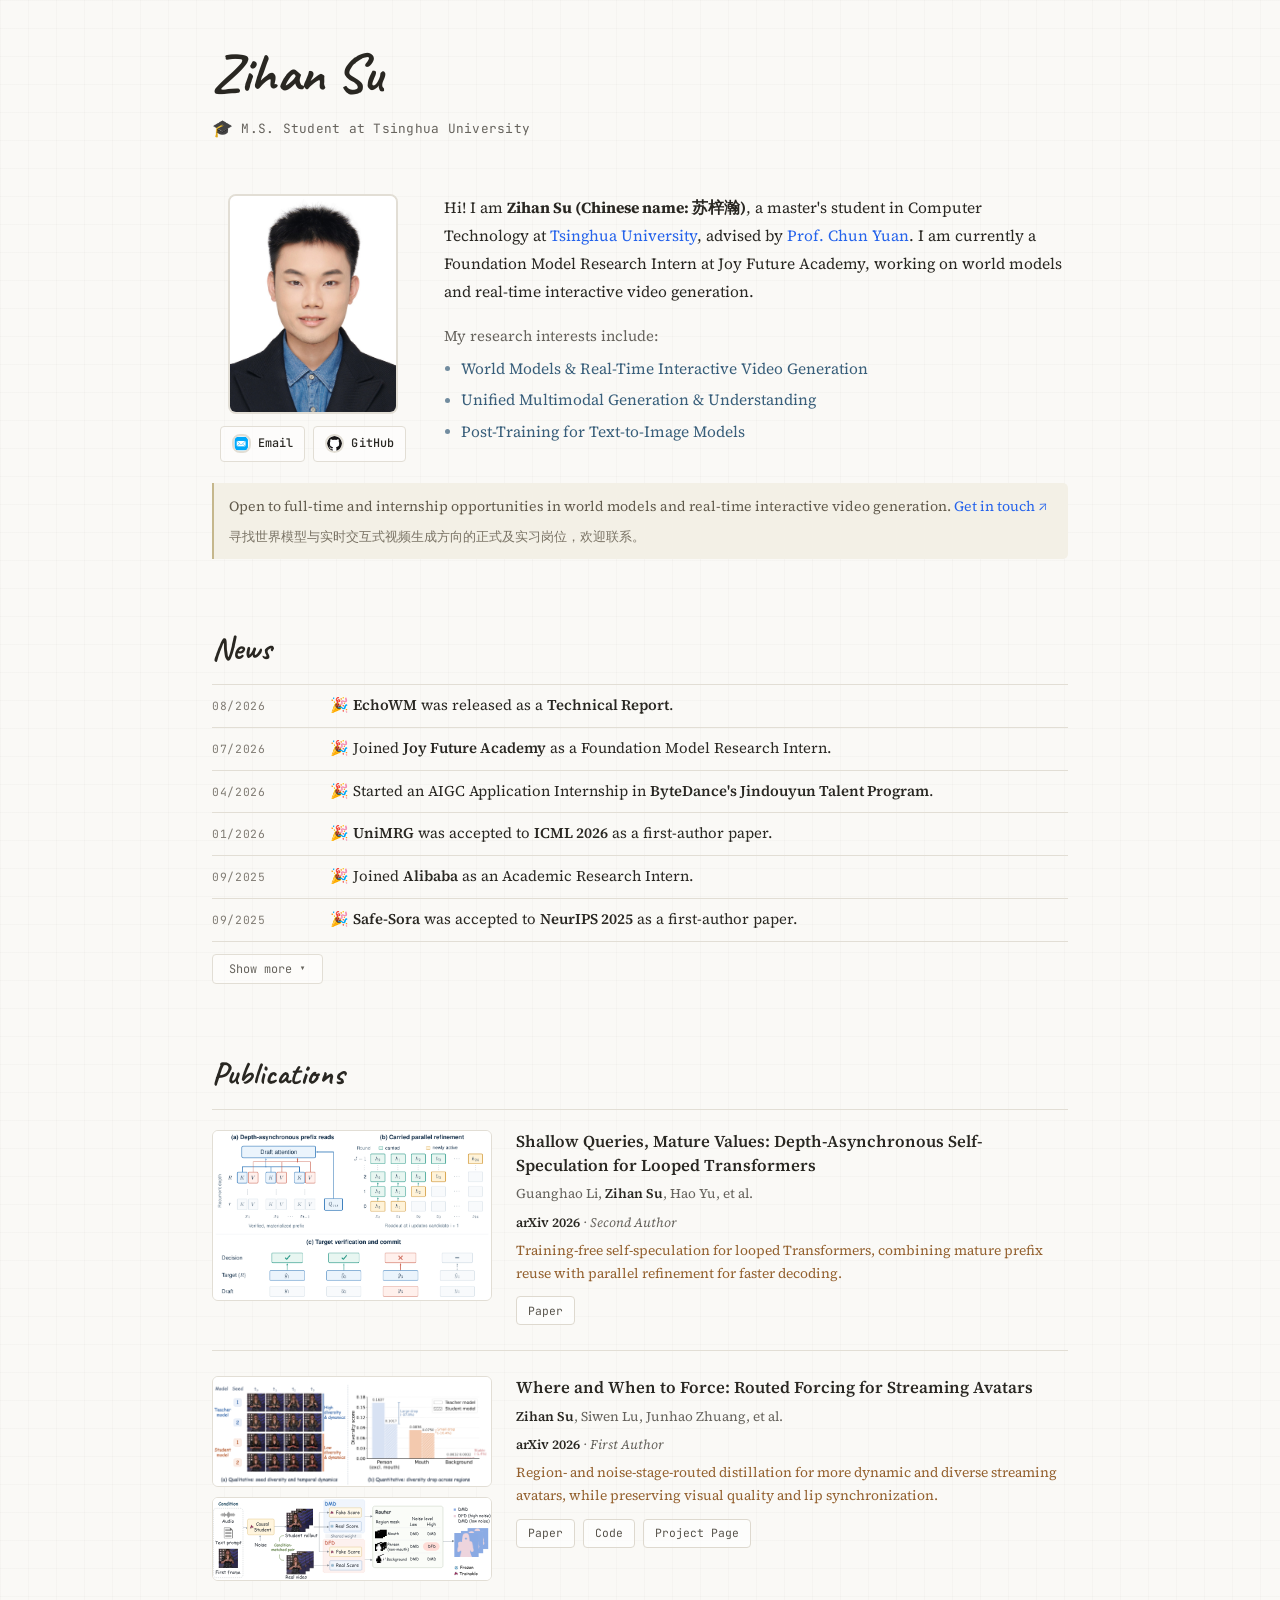
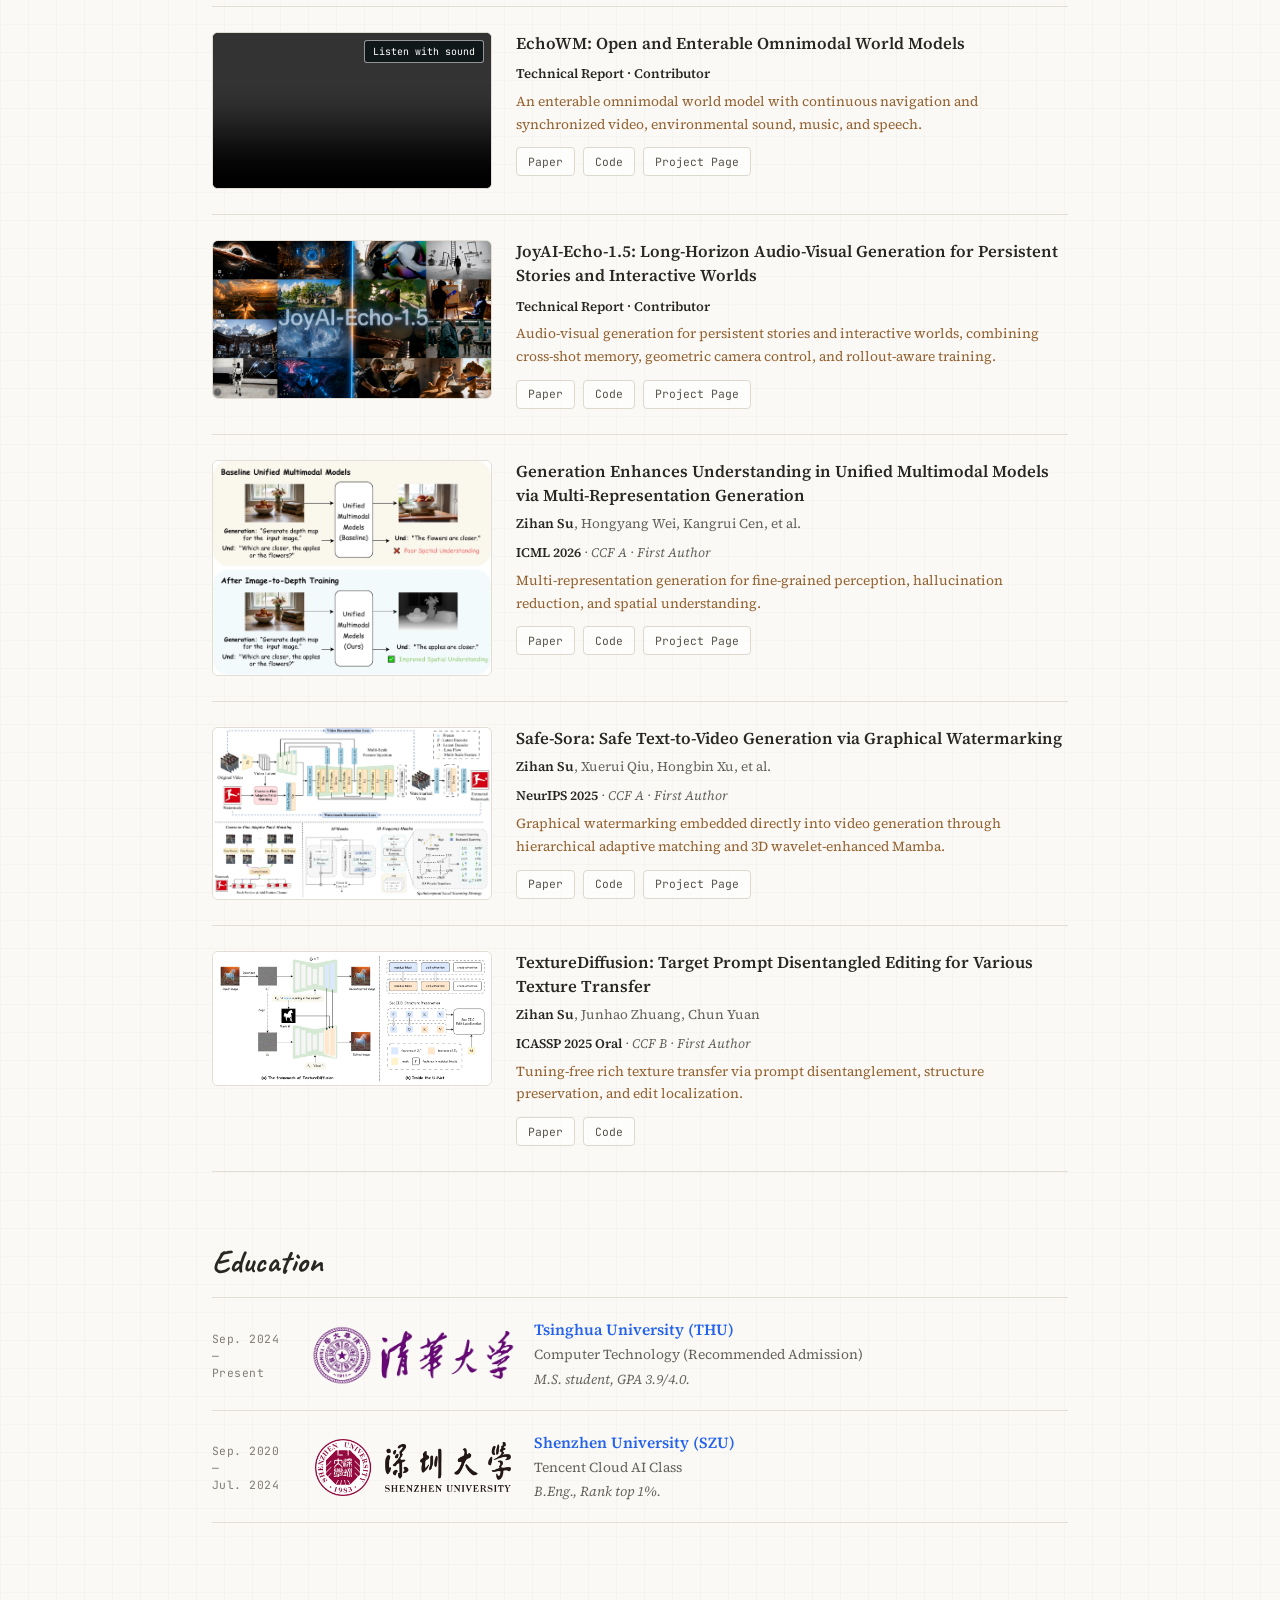
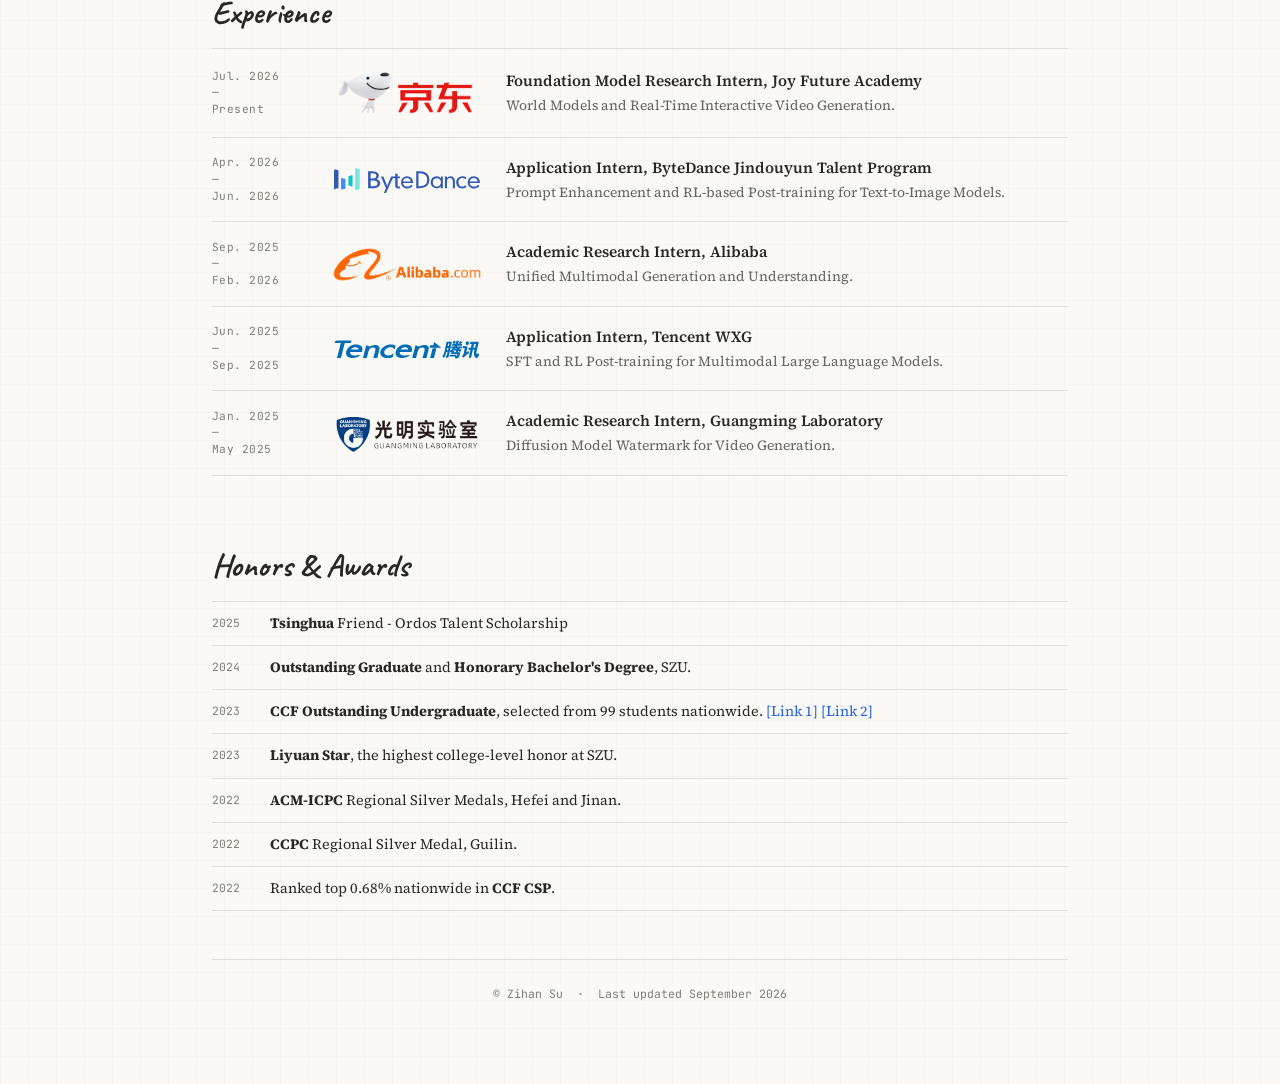
<file: index.html>
<!DOCTYPE html>
<html lang="en">
<head>
  <meta charset="UTF-8" />
  <meta name="viewport" content="width=device-width, initial-scale=1.0" />
  <title>Zihan Su (苏梓瀚)</title>
  <meta name="keywords" content="Zihan Su, 苏梓瀚, Tsinghua University, Shenzhen University, unified multimodal models, multimodal generation, post-training, Safe-Sora, UniMRG, TextureDiffusion">
  <meta name="description" content="Personal academic homepage of Zihan Su, M.S. student at Tsinghua University, working on unified multimodal generation and understanding, safe generative models, and controllable image editing." />
  <link rel="stylesheet" href="style.css" />
  <link rel="stylesheet" href="homepage.css" />
  <style>
.research-interests { margin: 19px 0 20px; }
.research-interests h2 { font-size: .93rem; font-weight: 400; color: var(--text-muted); margin-bottom: 9px; }
.research-interests ul { list-style: none; padding: 0; color: #385e7a; }
.research-interests li { position: relative; padding-left: 17px; }
.research-interests li::before {
  content: "";
  position: absolute;
  left: 1px;
  top: .65em;
  width: 5px;
  height: 5px;
  border-radius: 50%;
  background: currentColor;
  opacity: .7;
}
.research-interests li + li { margin-top: 6px; }
  .bio-section { margin-bottom: 18px; }
  .bio-section + .highlight-box { margin-top: 0; }

.pub-authors .self {
  color: var(--text);
  font-weight: 600;
  text-decoration: none;
}
  </style>
</head>
<body>
<div class="container">

  <!-- ======================================================
       HEADER
  ====================================================== -->
  <header class="site-header">
    <h1>Zihan Su</h1>
    <p class="tagline">
      <span class="tagline-icon" aria-hidden="true">🎓</span>
      <span>M.S. Student at Tsinghua University</span>
    </p>
  </header>

  <hr class="unseen-section-divider" />

  <!-- ======================================================
       BIO
  ====================================================== -->
  <section class="bio-section" id="about">
    <div class="bio-avatar">
      <img src="assets/zihan-su-photo.jpg" alt="Zihan Su"
           onerror="this.style.display='none'; this.nextElementSibling.style.display='flex'" />
      <div class="avatar-placeholder" style="display:none;">ZS</div>
      <div class="social-links">
        <a class="social-btn" href="mailto:zh-su24@mails.tsinghua.edu.cn">
          <img src="assets/icons/social/email.png" alt="" aria-hidden="true" /> Email
        </a>
        <a class="social-btn" href="https://github.com/Sugewud" target="_blank" rel="noopener">
          <img class="round-icon" src="assets/icons/social/github_s.jpg" alt="" aria-hidden="true" /> GitHub
        </a>
      </div>
    </div>
    <div class="bio-text">
      <p>
        Hi! I am <strong>Zihan Su (Chinese name: 苏梓瀚)</strong>, a master's student in Computer Technology at
        <a href="https://www.tsinghua.edu.cn/en/" target="_blank" rel="noopener">Tsinghua University</a>, advised by
        <a href="https://scholar.google.com/citations?user=fYdxi2sAAAAJ&amp;hl=en" target="_blank" rel="noopener">Prof. Chun Yuan</a>.
        I am currently a Foundation Model Research Intern at Joy Future Academy, working on world models and real-time interactive video generation.
      </p>

      <div class="research-interests">
        <h2>My research interests include:</h2>
        <ul>
          <li>World Models &amp; Real-Time Interactive Video Generation</li>
          <li>Unified Multimodal Generation &amp; Understanding</li>
          <li>Post-Training for Text-to-Image Models</li>
        </ul>
      </div>



    </div>
  </section>

      <div class="highlight-box">
        Open to full-time and internship opportunities in world models and real-time interactive video generation.
        <a href="mailto:zh-su24@mails.tsinghua.edu.cn">Get in touch ↗</a>
        <span class="opportunity-cn" lang="zh">寻找世界模型与实时交互式视频生成方向的正式及实习岗位，欢迎联系。</span>
      </div>

  <hr class="unseen-section-divider" />

  <!-- ======================================================
       NEWS
  ====================================================== -->
  <section id="news">
    <h2 class="section-title">News</h2>

    <ul class="news-list" id="news-list">
      <li class="news-item">
        <span class="news-date">08/2026</span>
        <span class="news-content">🎉 <strong>EchoWM</strong> was released as a <strong>Technical Report</strong>.</span>
      </li>
      <li class="news-item">
        <span class="news-date">07/2026</span>
        <span class="news-content">🎉 Joined <strong>Joy Future Academy</strong> as a Foundation Model Research Intern.</span>
      </li>
      <li class="news-item">
        <span class="news-date">04/2026</span>
        <span class="news-content">🎉 Started an AIGC Application Internship in <strong>ByteDance's Jindouyun Talent Program</strong>.</span>
      </li>
      <li class="news-item">
        <span class="news-date">01/2026</span>
        <span class="news-content">🎉 <strong>UniMRG</strong> was accepted to <strong>ICML 2026</strong> as a first-author paper.</span>
      </li>
      <li class="news-item">
        <span class="news-date">09/2025</span>
        <span class="news-content">🎉 Joined <strong>Alibaba</strong> as an Academic Research Intern.</span>
      </li>
      <li class="news-item">
        <span class="news-date">09/2025</span>
        <span class="news-content">🎉 <strong>Safe-Sora</strong> was accepted to <strong>NeurIPS 2025</strong> as a first-author paper.</span>
      </li>
      <li class="news-item news-hidden">
        <span class="news-date">09/2025</span>
        <span class="news-content">🏆 Received the <strong>Tsinghua Friend - Ordos Talent Scholarship</strong>.</span>
      </li>
      <li class="news-item news-hidden">
        <span class="news-date">06/2025</span>
        <span class="news-content">🎉 Joined <strong>Tencent WXG</strong> as an Application Intern.</span>
      </li>
      <li class="news-item news-hidden">
        <span class="news-date">01/2025</span>
        <span class="news-content">🎉 Joined <strong>Guangming Laboratory</strong> as an Academic Research Intern.</span>
      </li>
      <li class="news-item news-hidden">
        <span class="news-date">01/2025</span>
        <span class="news-content">🎉 <strong>TextureDiffusion</strong> was accepted as an <strong>ICASSP 2025 Oral</strong> paper.</span>
      </li>
      <li class="news-item news-hidden">
        <span class="news-date">09/2024</span>
        <span class="news-content">🎓 Began my master's journey at <strong>Tsinghua University</strong>.</span>
      </li>
      <li class="news-item news-hidden">
        <span class="news-date">08/2023</span>
        <span class="news-content">🏆 Selected as a <strong>CCF Outstanding Undergraduate</strong>, one of 99 students nationwide.</span>
      </li>
    </ul>
    <button class="news-toggle" id="news-toggle-btn" onclick="toggleNews()">Show more ▾</button>
  </section>

  <hr class="unseen-section-divider" />

  <!-- ======================================================
       PUBLICATIONS
  ====================================================== -->
  <section id="publications">
    <h2 class="section-title">Publications</h2>

    <ul class="pub-list">
      <li class="pub-item" id="das-wave">
        <div class="pub-thumb">
          <img src="assets/figures/das-wave-overview.png"
               alt="DAS-Wave overview: depth-asynchronous prefix reads, carried parallel refinement, and full-depth verification"
               width="1650" height="1000" />
        </div>
        <div class="pub-body">
          <div class="pub-title">Shallow Queries, Mature Values: Depth-Asynchronous Self-Speculation for Looped Transformers</div>
          <div class="pub-authors">Guanghao Li, <span class="self">Zihan Su</span>, Hao Yu, et al.</div>
          <div class="pub-venue"><span class="venue-name">arXiv 2026</span> · Second Author</div>
          <div class="pub-award">Training-free self-speculation for looped Transformers, combining mature prefix reuse with parallel refinement for faster decoding.</div>
          <div class="pub-links">
            <a class="pub-link" href="https://arxiv.org/abs/2609.34538" target="_blank" rel="noopener">Paper</a>
          </div>
        </div>
      </li>

      <li class="pub-item">
        <div class="pub-thumb" style="display: grid; gap: 10px;">
          <img src="assets/figures/routed-forcing-figure1-hd.png"
               alt="Routed Forcing Figure 1: regional diversity loss during distillation"
               width="4800" height="1870" />
          <img src="assets/figures/routed-forcing-pipeline.svg"
               alt="Routed Forcing Figure 2: semantic-region and noise-stage routing pipeline"
               width="729" height="215" />
        </div>
        <div class="pub-body">
          <div class="pub-title">Where and When to Force: Routed Forcing for Streaming Avatars</div>
          <div class="pub-authors"><span class="self">Zihan Su</span>, Siwen Lu, Junhao Zhuang, et al.</div>
          <div class="pub-venue"><span class="venue-name">arXiv 2026</span> · First Author</div>
          <div class="pub-award">Region- and noise-stage-routed distillation for more dynamic and diverse streaming avatars, while preserving visual quality and lip synchronization.</div>
          <div class="pub-links">
            <a class="pub-link" href="https://arxiv.org/abs/2609.30963" target="_blank" rel="noopener">Paper</a>
            <a class="pub-link" href="https://github.com/Sugewud/Routed-Forcing" target="_blank" rel="noopener">Code</a>
            <a class="pub-link" href="routed-forcing/" target="_blank" rel="noopener">Project Page</a>
          </div>
        </div>
      </li>

      <li class="pub-item">
        <div class="pub-thumb">
          <div class="pub-demo-frame">
            <video class="pub-demo" autoplay muted loop playsinline preload="metadata" controls
                   aria-label="EchoWM demo">
              <source src="https://mayanwen.bj.bcebos.com/datatransfer/echo15-page-assets-20260824/videos/wm/assets/optimized/featured/viewpoint/forbidden_city.mp4" type="video/mp4" />
            </video>
            <button class="pub-demo-sound" type="button"
                    onclick="const video=this.previousElementSibling; video.muted=!video.muted; video.play(); this.textContent=video.muted?'Listen with sound':'Mute sound';">Listen with sound</button>
          </div>
        </div>
        <div class="pub-body">
          <div class="pub-title">EchoWM: Open and Enterable Omnimodal World Models</div>
          <div class="pub-venue pub-venue-bold">Technical Report · Contributor</div>
          <div class="pub-award">An enterable omnimodal world model with continuous navigation and synchronized video, environmental sound, music, and speech.</div>
          <div class="pub-links">
            <a class="pub-link" href="https://echo-team-joy-future-academy-jd.github.io/Echo-1.5-Page/Doc/Echo_WM.pdf" target="_blank" rel="noopener">Paper</a>
            <a class="pub-link" href="https://github.com/jd-opensource/JoyAI-Echo" target="_blank" rel="noopener">Code</a>
            <a class="pub-link" href="https://echo-team-joy-future-academy-jd.github.io/Echo-1.5-Page/wm/" target="_blank" rel="noopener">Project Page</a>
          </div>
        </div>
      </li>

      <li class="pub-item">
        <div class="pub-thumb">
          <img src="assets/figures/joyai-echo-1.5-teaser.jpg" alt="JoyAI-Echo-1.5: persistent stories and interactive worlds" />
        </div>
        <div class="pub-body">
          <div class="pub-title">JoyAI-Echo-1.5: Long-Horizon Audio-Visual Generation for Persistent Stories and Interactive Worlds</div>
          <div class="pub-venue pub-venue-bold">Technical Report · Contributor</div>
          <div class="pub-award">Audio-visual generation for persistent stories and interactive worlds, combining cross-shot memory, geometric camera control, and rollout-aware training.</div>
          <div class="pub-links">
            <a class="pub-link" href="https://arxiv.org/abs/2608.23383" target="_blank" rel="noopener">Paper</a>
            <a class="pub-link" href="https://github.com/jd-opensource/JoyAI-Echo" target="_blank" rel="noopener">Code</a>
            <a class="pub-link" href="https://echo-team-joy-future-academy-jd.github.io/Echo-1.5-Page/" target="_blank" rel="noopener">Project Page</a>
          </div>
        </div>
      </li>

      <li class="pub-item">
        <div class="pub-thumb">
          <img src="assets/figures/pub-01-motivation.webp" alt="UniMRG"
               onerror="this.outerHTML='<div class=pub-thumb-placeholder>UniMRG</div>'" />
        </div>
        <div class="pub-body">
          <div class="pub-title">Generation Enhances Understanding in Unified Multimodal Models via Multi-Representation Generation</div>
          <div class="pub-authors"><span class="self">Zihan Su</span>, Hongyang Wei, Kangrui Cen, et al.</div>
          <div class="pub-venue"><span class="venue-name">ICML 2026</span> · CCF A · First Author</div>
          <div class="pub-award">Multi-representation generation for fine-grained perception, hallucination reduction, and spatial understanding.</div>
          <div class="pub-links">
            <a class="pub-link" href="https://arxiv.org/abs/2601.21406" target="_blank" rel="noopener">Paper</a>
            <a class="pub-link" href="https://github.com/Sugewud/UniMRG" target="_blank" rel="noopener">Code</a>
            <a class="pub-link" href="https://sugewud.github.io/UniMRG-Project/" target="_blank" rel="noopener">Project Page</a>
          </div>
        </div>
      </li>

      <li class="pub-item">
        <div class="pub-thumb">
          <img src="assets/figures/pub-02-pipeline.webp" alt="Safe-Sora"
               onerror="this.outerHTML='<div class=pub-thumb-placeholder>Safe-Sora</div>'" />
        </div>
        <div class="pub-body">
          <div class="pub-title">Safe-Sora: Safe Text-to-Video Generation via Graphical Watermarking</div>
          <div class="pub-authors"><span class="self">Zihan Su</span>, Xuerui Qiu, Hongbin Xu, et al.</div>
          <div class="pub-venue"><span class="venue-name">NeurIPS 2025</span> · CCF A · First Author</div>
          <div class="pub-award">Graphical watermarking embedded directly into video generation through hierarchical adaptive matching and 3D wavelet-enhanced Mamba.</div>
          <div class="pub-links">
            <a class="pub-link" href="https://arxiv.org/abs/2505.12667" target="_blank" rel="noopener">Paper</a>
            <a class="pub-link" href="https://github.com/Sugewud/Safe-Sora" target="_blank" rel="noopener">Code</a>
            <a class="pub-link" href="https://sugewud.github.io/Safe-Sora-project/" target="_blank" rel="noopener">Project Page</a>
          </div>
        </div>
      </li>

      <li class="pub-item">
        <div class="pub-thumb">
          <img src="assets/figures/pub-03-pipeline.webp" alt="TextureDiffusion"
               onerror="this.outerHTML='<div class=pub-thumb-placeholder>TextureDiffusion</div>'" />
        </div>
        <div class="pub-body">
          <div class="pub-title">TextureDiffusion: Target Prompt Disentangled Editing for Various Texture Transfer</div>
          <div class="pub-authors"><span class="self">Zihan Su</span>, Junhao Zhuang, Chun Yuan</div>
          <div class="pub-venue"><span class="venue-name">ICASSP 2025 Oral</span> · CCF B · First Author</div>
          <div class="pub-award">Tuning-free rich texture transfer via prompt disentanglement, structure preservation, and edit localization.</div>
          <div class="pub-links">
            <a class="pub-link" href="https://arxiv.org/abs/2409.09610" target="_blank" rel="noopener">Paper</a>
            <a class="pub-link" href="https://github.com/THU-CVML/TextureDiffusion" target="_blank" rel="noopener">Code</a>
          </div>
        </div>
      </li>
    </ul>
  </section>

  <hr class="unseen-section-divider" />

  <!-- ======================================================
       EDUCATION
  ====================================================== -->
  <section id="education">
    <h2 class="section-title">Education</h2>
    <ul class="edu-list">
      <li class="edu-item">
        <div class="edu-years">Sep. 2024<br/>—<br/>Present</div>
        <img class="edu-logo edu-logo-wide" src="assets/logos/tsinghua-transparent.png" alt="Tsinghua University"
             onerror="this.style.display='none'" />
        <div class="edu-content">
          <div class="school">
            <a href="https://www.tsinghua.edu.cn/en/" target="_blank" rel="noopener">Tsinghua University (THU)</a>
          </div>
          <div class="dept">Computer Technology (Recommended Admission)</div>
          <div class="degree">M.S. student, GPA 3.9/4.0.</div>
        </div>
      </li>
      <li class="edu-item">
        <div class="edu-years">Sep. 2020<br/>—<br/>Jul. 2024</div>
        <img class="edu-logo" src="assets/logos/szu.png" alt="Shenzhen University"
             onerror="this.style.display='none'" />
        <div class="edu-content">
          <div class="school">
            <a href="https://www.szu.edu.cn/" target="_blank" rel="noopener">Shenzhen University (SZU)</a>
          </div>
          <div class="dept">Tencent Cloud AI Class</div>
          <div class="degree">B.Eng., Rank top 1%.</div>
        </div>
      </li>
    </ul>
  </section>

  <hr class="unseen-section-divider" />

  <!-- ======================================================
       RESEARCH EXPERIENCE
  ====================================================== -->
  <section id="experience">
    <h2 class="section-title">Experience</h2>
    <ul class="exp-list">
      <li class="exp-item">
        <div class="exp-period">Jul. 2026<br/>—<br/>Present</div>
        <img class="exp-logo" src="assets/logos/JD-Logo.png" alt="ByteDance"
             onerror="this.style.display='none'" />
        <div class="exp-content">
          <div class="org">Foundation Model Research Intern, Joy Future Academy</div>
          <div class="role">World Models and Real-Time Interactive Video Generation.</div>
        </div>
      </li>
      <li class="exp-item">
        <div class="exp-period">Apr. 2026<br/>—<br/>Jun. 2026</div>
        <img class="exp-logo" src="assets/logos/bytedance.svg" alt="ByteDance"
             onerror="this.style.display='none'" />
        <div class="exp-content">
          <div class="org">Application Intern, ByteDance Jindouyun Talent Program</div>
          <div class="role">Prompt Enhancement and RL-based Post-training for Text-to-Image Models.</div>
        </div>
      </li>
      <li class="exp-item">
        <div class="exp-period">Sep. 2025<br/>—<br/>Feb. 2026</div>
        <img class="exp-logo exp-logo-large" src="assets/logos/alibaba-trimmed.png" alt="Alibaba"
             onerror="this.style.display='none'" />
        <div class="exp-content">
          <div class="org">Academic Research Intern, Alibaba</div>
          <div class="role">Unified Multimodal Generation and Understanding.</div>
        </div>
      </li>
      <li class="exp-item">
        <div class="exp-period">Jun. 2025<br/>—<br/>Sep. 2025</div>
        <img class="exp-logo" src="assets/logos/tencent-wxg.svg" alt="Tencent WXG"
             onerror="this.style.display='none'" />
        <div class="exp-content">
          <div class="org">Application Intern, Tencent WXG</div>
          <div class="role">SFT and RL Post-training for Multimodal Large Language Models.</div>
        </div>
      </li>
      <li class="exp-item">
        <div class="exp-period">Jan. 2025<br/>—<br/>May 2025</div>
        <img class="exp-logo" src="assets/logos/guangming.png" alt="ByteDance"
             onerror="this.style.display='none'" />
        <div class="exp-content">
          <div class="org">Academic Research Intern, Guangming Laboratory</div>
          <div class="role">Diffusion Model Watermark for Video Generation.</div>
        </div>
      </li>
    </ul>
  </section>

  <hr class="unseen-section-divider" />

  <!-- ======================================================
       HONORS & AWARDS
  ====================================================== -->
  <section id="honors">
    <h2 class="section-title">Honors &amp; Awards</h2>

    <ul class="honors-other" id="honors-other-list">
      <li><span class="h-year">2025</span><span><strong>Tsinghua</strong> Friend - Ordos Talent Scholarship</span></li>
      <li><span class="h-year">2024</span><span><strong>Outstanding Graduate</strong> and <strong>Honorary Bachelor's Degree</strong>, SZU.</span></li>
      <li><span class="h-year">2023</span><span><strong>CCF Outstanding Undergraduate</strong>, selected from 99 students nationwide. <a href="https://www.ccf.org.cn/Awards/Awards/2023-08-26/794973.shtml" target="_blank" rel="noopener">[Link 1]</a> <a href="https://www.ccf.org.cn/Focus/2023-11-01/796794.shtml" target="_blank" rel="noopener">[Link 2]</a></span></li>
      <li><span class="h-year">2023</span><span><strong>Liyuan Star</strong>, the highest college-level honor at SZU.</span></li>
      <li><span class="h-year">2022</span><span><strong>ACM-ICPC</strong> Regional Silver Medals, Hefei and Jinan.</span></li>
      <li><span class="h-year">2022</span><span><strong>CCPC</strong> Regional Silver Medal, Guilin.</span></li>
      <li><span class="h-year">2022</span><span>Ranked top 0.68% nationwide in <strong>CCF CSP</strong>.</span></li>
    </ul>
  </section>

  <!-- ======================================================
       FOOTER
  ====================================================== -->
  <footer class="site-footer">
    <p>© Zihan Su &nbsp;·&nbsp; Last updated September 2026</p>
  </footer>

</div>

  <script>
    function toggleNews() {
      const hiddenItems = document.querySelectorAll('.news-hidden');
      const btn = document.getElementById('news-toggle-btn');
      const isHidden = hiddenItems[0] && getComputedStyle(hiddenItems[0]).display === 'none';
      hiddenItems.forEach(item => { item.style.display = isHidden ? 'grid' : 'none'; });
      btn.textContent = isHidden ? 'Show less ▴' : 'Show more ▾';
    }

    const lightbox = document.createElement('div');
    lightbox.className = 'image-lightbox';
    lightbox.innerHTML = `
      <button class="image-lightbox-close" type="button" aria-label="Close enlarged image">×</button>
      <img alt="" />
    `;
    document.body.appendChild(lightbox);

    const lightboxImg = lightbox.querySelector('img');
    const lightboxClose = lightbox.querySelector('.image-lightbox-close');

    function closeLightbox() {
      lightbox.classList.remove('is-open');
      lightboxImg.removeAttribute('src');
      lightboxImg.removeAttribute('alt');
    }

    document.querySelectorAll('.pub-thumb img').forEach(img => {
      img.setAttribute('tabindex', '0');
      img.setAttribute('role', 'button');
      img.setAttribute('aria-label', `Enlarge ${img.alt || 'publication image'}`);

      function openLightbox() {
        lightboxImg.src = img.currentSrc || img.src;
        lightboxImg.alt = img.alt || 'Publication image';
        lightbox.classList.add('is-open');
      }

      img.addEventListener('click', openLightbox);
      img.addEventListener('keydown', event => {
        if (event.key === 'Enter' || event.key === ' ') {
          event.preventDefault();
          openLightbox();
        }
      });
    });

    lightbox.addEventListener('click', event => {
      if (event.target === lightbox) closeLightbox();
    });
    lightboxClose.addEventListener('click', closeLightbox);
    document.addEventListener('keydown', event => {
      if (event.key === 'Escape' && lightbox.classList.contains('is-open')) closeLightbox();
    });
  </script>
</body>
</html>
</file>
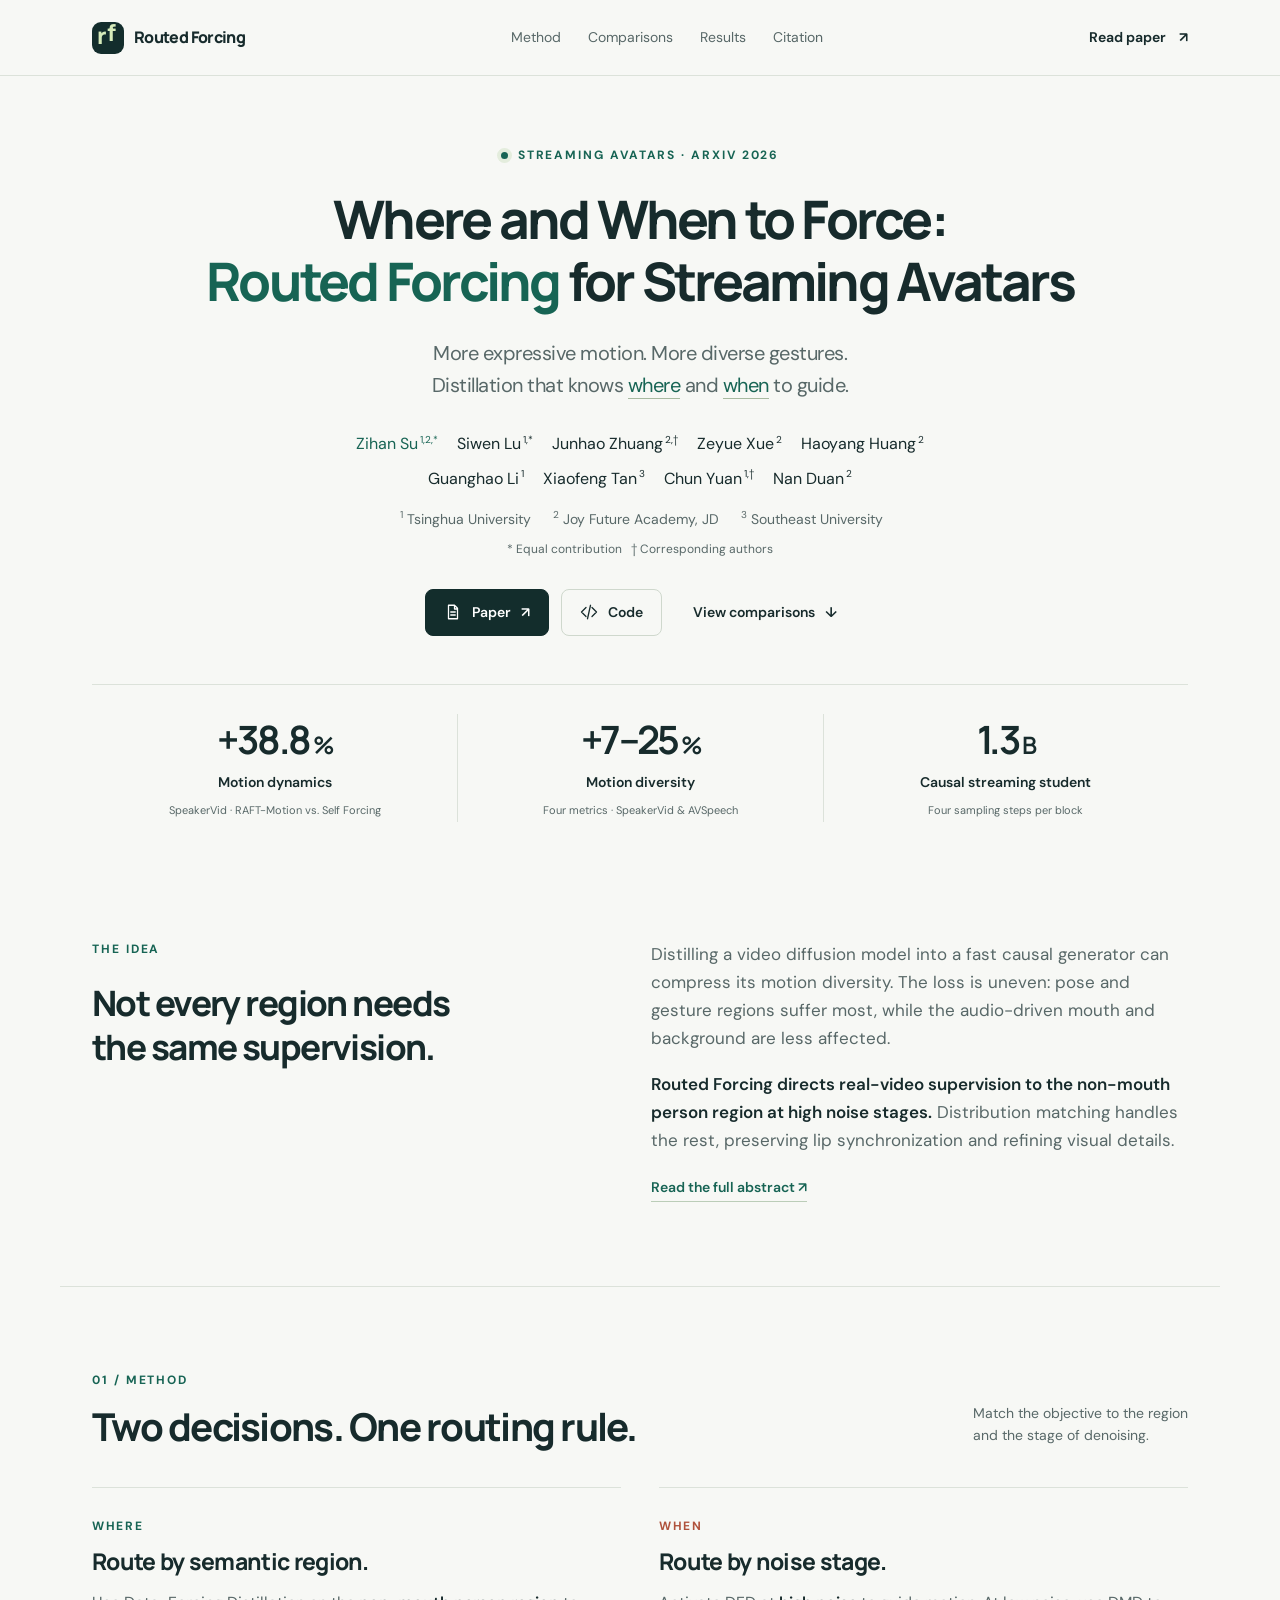
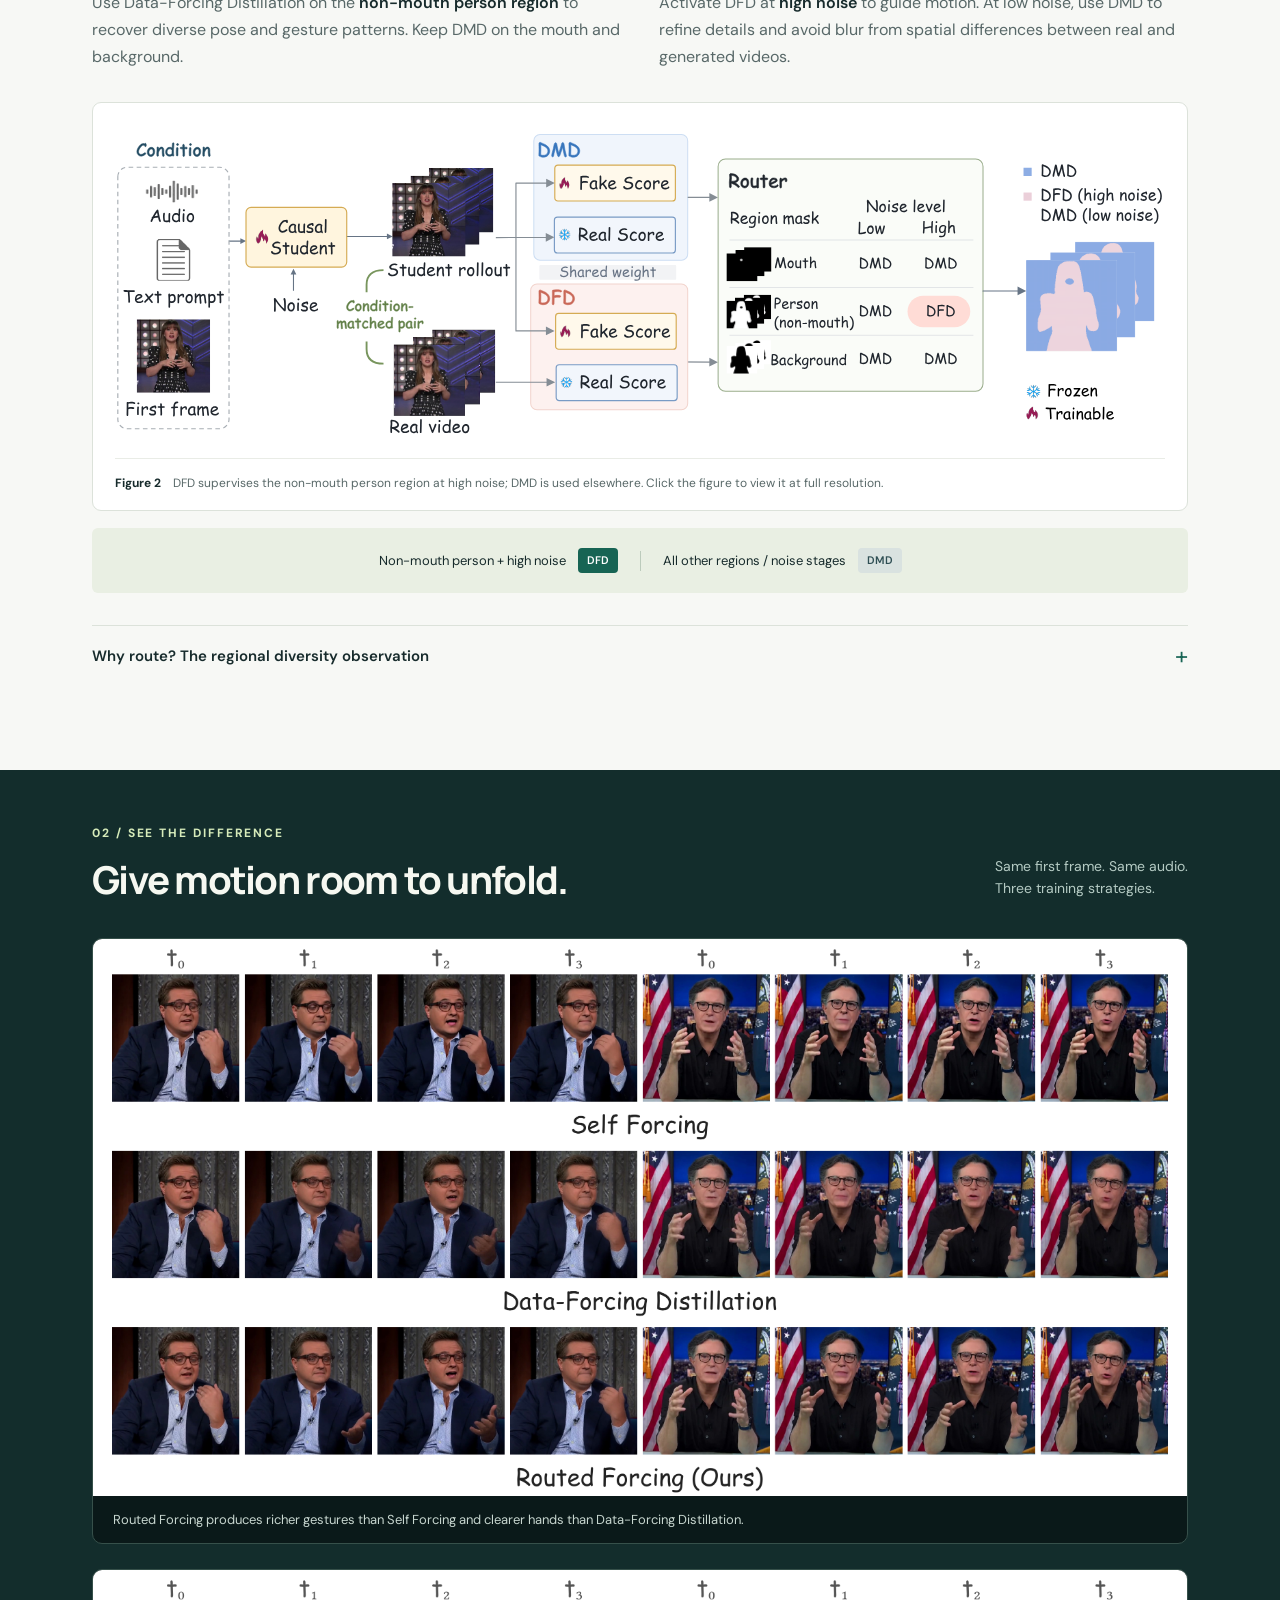
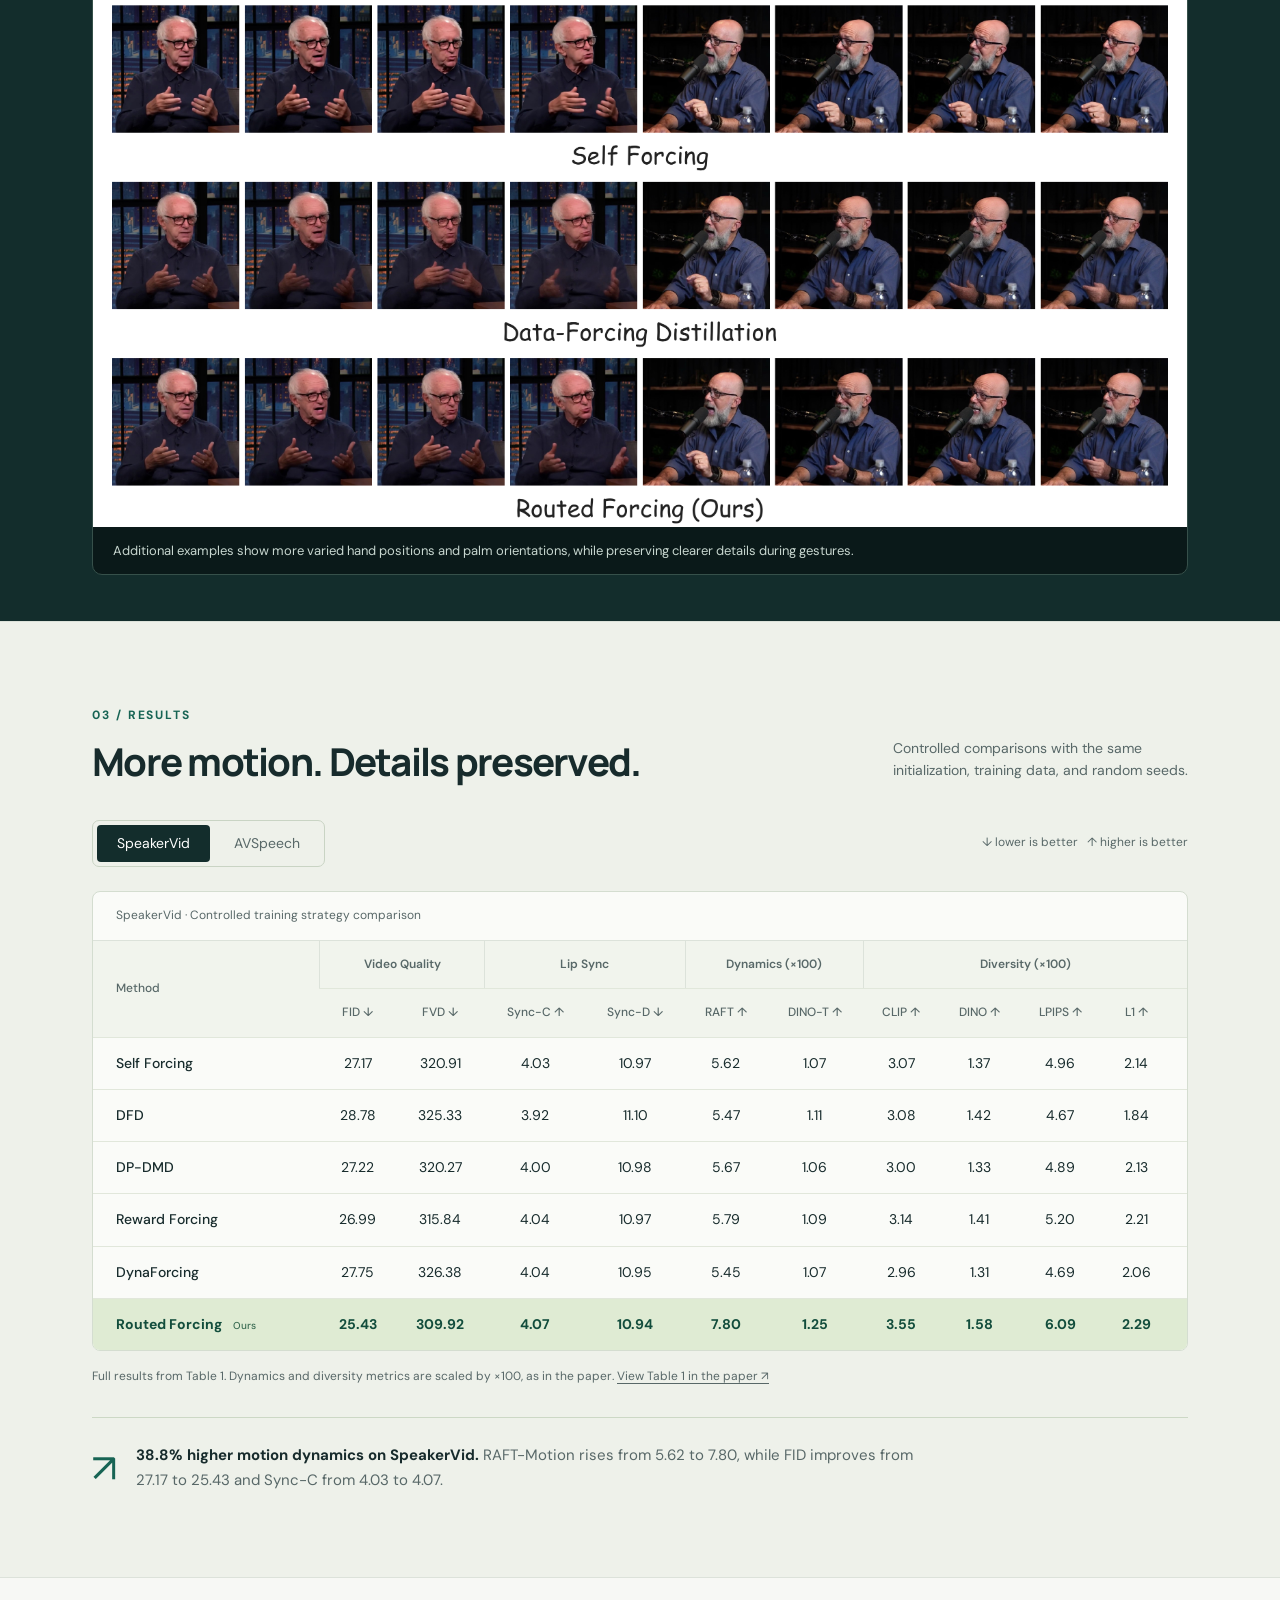
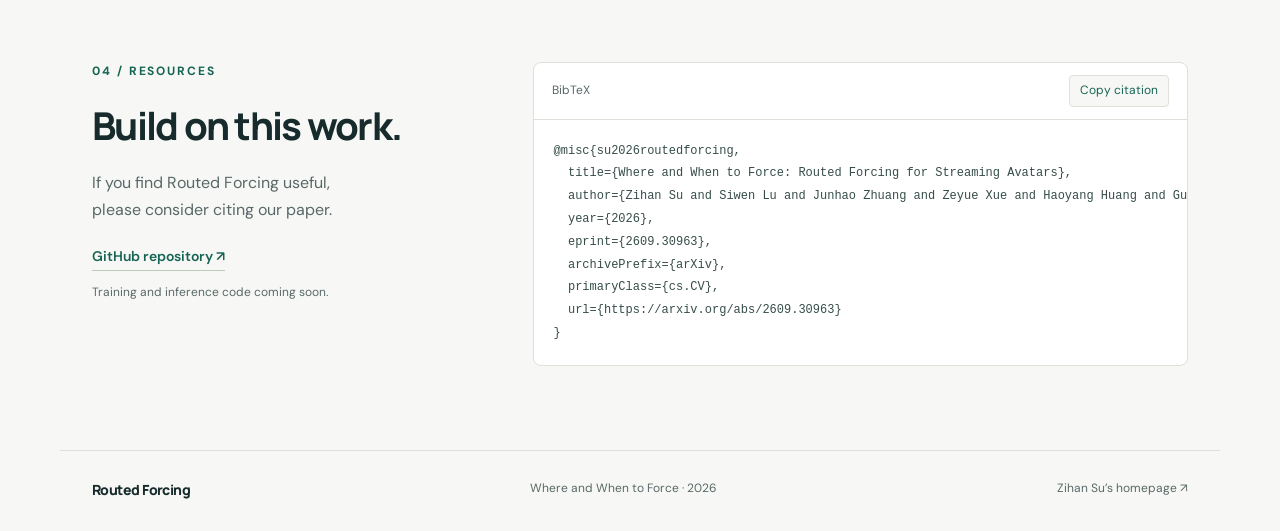
<file: routed-forcing/index.html>
<!DOCTYPE html>
<html lang="en">
<head>
  <meta charset="UTF-8">
  <meta name="viewport" content="width=device-width, initial-scale=1">
  <title>Routed Forcing — Where and When to Force</title>
  <meta name="description" content="Where and When to Force: Routed Forcing for Streaming Avatars. Semantic-region and noise-stage routing for dynamic, diverse, audio-driven streaming avatars.">
  <meta name="theme-color" content="#f7f8f5">
  <link rel="icon" href="favicon.svg" type="image/svg+xml">
  <link rel="stylesheet" href="style.css">
  <script src="script.js" defer></script>
</head>
<body>
  <a class="skip-link" href="#main">Skip to content</a>
  <header class="topbar">
    <a class="wordmark" href="#"><span class="brand-mark" aria-hidden="true">r<span>f</span></span> Routed Forcing</a>
    <nav aria-label="Page navigation">
      <a href="#method">Method</a><a href="#demos">Comparisons</a><a href="#results">Results</a><a href="#citation">Citation</a>
    </nav>
    <a class="nav-paper" href="https://arxiv.org/abs/2609.30963" target="_blank" rel="noopener">Read paper <span aria-hidden="true">↗</span></a>
  </header>

  <main id="main">
    <section class="hero wrap" aria-labelledby="paper-title">
      <p class="eyebrow"><span class="status-dot" aria-hidden="true"></span> Streaming avatars · arXiv 2026</p>
      <h1 id="paper-title">Where and When to Force:<br><span>Routed Forcing</span><br class="mobile-break"> for Streaming Avatars</h1>
      <p class="hero-summary">More expressive motion. More diverse gestures.<br>Distillation that knows <em>where</em> and <em>when</em> to guide.</p>
      <div class="authors">
        <div class="author-row"><a href="../">Zihan Su<sup>1,2,*</sup></a><span>Siwen Lu<sup>1,*</sup></span><span>Junhao Zhuang<sup>2,†</sup></span><span>Zeyue Xue<sup>2</sup></span><span>Haoyang Huang<sup>2</sup></span></div>
        <div class="author-row"><span>Guanghao Li<sup>1</sup></span><span>Xiaofeng Tan<sup>3</sup></span><span>Chun Yuan<sup>1,†</sup></span><span>Nan Duan<sup>2</sup></span></div>
      </div>
      <p class="affiliations"><span><sup>1</sup> Tsinghua University</span><span><sup>2</sup> Joy Future Academy, JD</span><span><sup>3</sup> Southeast University</span></p>
      <p class="contributions">* Equal contribution &nbsp; † Corresponding authors</p>
      <div class="hero-links">
        <a class="button primary" href="https://arxiv.org/abs/2609.30963" target="_blank" rel="noopener"><svg viewBox="0 0 24 24" aria-hidden="true"><path d="M6 3h8l4 4v14H6zM14 3v5h4M9 12h6M9 16h6"/></svg> Paper <span aria-hidden="true">↗</span></a>
        <a class="button" href="https://github.com/Sugewud/Routed-Forcing" target="_blank" rel="noopener"><svg viewBox="0 0 24 24" aria-hidden="true"><path d="m8 6-6 6 6 6m8-12 6 6-6 6M14 3l-4 18"/></svg> Code</a>
        <a class="button text-button" href="#demos">View comparisons <span aria-hidden="true">↓</span></a>
      </div>
      <div class="highlights">
        <div><strong>+38.8<span>%</span></strong><p>Motion dynamics</p><small>SpeakerVid · RAFT-Motion vs. Self Forcing</small></div>
        <div><strong>+7–25<span>%</span></strong><p>Motion diversity</p><small>Four metrics · SpeakerVid &amp; AVSpeech</small></div>
        <div><strong>1.3<span>B</span></strong><p>Causal streaming student</p><small>Four sampling steps per block</small></div>
      </div>
    </section>

    <section class="wrap section overview" id="overview">
      <div><p class="eyebrow">The idea</p><h2>Not every region needs<br>the same supervision.</h2></div>
      <div class="overview-copy"><p>Distilling a video diffusion model into a fast causal generator can compress its motion diversity. The loss is uneven: pose and gesture regions suffer most, while the audio-driven mouth and background are less affected.</p><p><strong>Routed Forcing directs real-video supervision to the non-mouth person region at high noise stages.</strong> Distribution matching handles the rest, preserving lip synchronization and refining visual details.</p><a class="inline-link" href="https://arxiv.org/html/2609.30963v1#abstract1" target="_blank" rel="noopener">Read the full abstract <span aria-hidden="true">↗</span></a></div>
    </section>

    <section class="wrap section method-section" id="method">
      <div class="section-heading"><div><p class="eyebrow">01 / Method</p><h2>Two decisions. One routing rule.</h2></div><p>Match the objective to the region<br>and the stage of denoising.</p></div>
      <div class="routing-grid">
        <article><span class="step-label">WHERE</span><h3>Route by semantic region.</h3><p>Use Data-Forcing Distillation on the <strong>non-mouth person region</strong> to recover diverse pose and gesture patterns. Keep DMD on the mouth and background.</p></article>
        <article><span class="step-label coral">WHEN</span><h3>Route by noise stage.</h3><p>Activate DFD at <strong>high noise</strong> to guide motion. At low noise, use DMD to refine details and avoid blur from spatial differences between real and generated videos.</p></article>
      </div>
      <figure class="paper-figure"><a href="../assets/figures/routed-forcing-pipeline.svg" target="_blank" rel="noopener" aria-label="Open full-resolution method figure"><img src="../assets/figures/routed-forcing-pipeline.svg" width="729" height="215" loading="lazy" alt="Routed Forcing pipeline: a causal student receives first-frame, audio, and text conditions. Region and noise-stage routing combines DMD on generated rollouts with DFD on real videos."></a><figcaption><span>Figure 2</span> DFD supervises the non-mouth person region at high noise; DMD is used elsewhere. Click the figure to view it at full resolution.</figcaption></figure>
      <div class="routing-rule"><span>Non-mouth person + high noise</span><b>DFD</b><span class="rule-divider" aria-hidden="true"></span><span>All other regions / noise stages</span><b class="dmd">DMD</b></div>
      <details class="motivation"><summary>Why route? The regional diversity observation <span aria-hidden="true">+</span></summary><figure class="paper-figure"><a href="../assets/figures/routed-forcing-figure1-hd.png" target="_blank" rel="noopener"><img src="../assets/figures/routed-forcing-figure1-hd.png" width="4800" height="1870" loading="lazy" alt="Motivation figure comparing teacher and student motion diversity. The non-mouth person region shows the largest diversity drop."></a><figcaption><span>Figure 1</span> Regional diversity is measured as mean pairwise LPIPS across four seeds over 100 SpeakerVid conditions. The non-mouth person region shows the largest drop.</figcaption></figure></details>
    </section>

    <section id="demos" class="demo-section">
      <div class="wrap">
        <div class="section-heading inverse"><div><p class="eyebrow">02 / See the difference</p><h2>Give motion room to unfold.</h2></div><p>Same first frame. Same audio.<br>Three training strategies.</p></div>
        <figure class="demo">
          <a href="../assets/figures/routed-forcing-qualitative-main.png" target="_blank" rel="noopener" aria-label="Open the full-resolution qualitative comparison from Figure 3">
            <img src="../assets/figures/routed-forcing-qualitative-main.png" width="3200" height="1629" loading="lazy" alt="Paper Figure 3: two cases across four timesteps, comparing Self Forcing, Data-Forcing Distillation, and Routed Forcing. Routed Forcing shows more varied hand gestures with clearer hand details.">
          </a>
          <figcaption><span>Routed Forcing produces richer gestures than Self Forcing and clearer hands than Data-Forcing Distillation.</span></figcaption>
        </figure>
        <figure class="demo">
          <a href="../assets/figures/routed-forcing-qualitative-appendix.png" target="_blank" rel="noopener" aria-label="Open the full-resolution qualitative comparison from Figure 8">
            <img src="../assets/figures/routed-forcing-qualitative-appendix.png" width="3200" height="1629" loading="lazy" alt="Paper Figure 8: two additional cases across four timesteps, comparing Self Forcing, Data-Forcing Distillation, and Routed Forcing. The examples show changes in hand position and palm orientation.">
          </a>
          <figcaption><span>Additional examples show more varied hand positions and palm orientations, while preserving clearer details during gestures.</span></figcaption>
        </figure>
      </div>
    </section>

    <section id="results" class="results-section">
      <div class="wrap section">
        <div class="section-heading"><div><p class="eyebrow">03 / Results</p><h2>More motion. Details preserved.</h2></div><p>Controlled comparisons with the same<br>initialization, training data, and random seeds.</p></div>
        <div class="result-toolbar"><div class="dataset-switch" role="group" aria-label="Select evaluation dataset"><button type="button" data-dataset="SpeakerVid" aria-pressed="true">SpeakerVid</button><button type="button" data-dataset="AVSpeech" aria-pressed="false">AVSpeech</button></div><span>↓ lower is better &nbsp; ↑ higher is better</span></div>
        <div class="table-scroll" tabindex="0" role="region" aria-label="Evaluation results; scroll horizontally on small screens">
          <table><caption id="table-caption">SpeakerVid · Controlled training strategy comparison</caption><thead><tr><th scope="col" rowspan="2">Method</th><th scope="colgroup" colspan="2">Video Quality</th><th scope="colgroup" colspan="2">Lip Sync</th><th scope="colgroup" colspan="2">Dynamics (×100)</th><th scope="colgroup" colspan="4">Diversity (×100)</th></tr><tr><th scope="col">FID ↓</th><th scope="col">FVD ↓</th><th scope="col">Sync-C ↑</th><th scope="col">Sync-D ↓</th><th scope="col">RAFT ↑</th><th scope="col">DINO-T ↑</th><th scope="col">CLIP ↑</th><th scope="col">DINO ↑</th><th scope="col">LPIPS ↑</th><th scope="col">L1 ↑</th></tr></thead><tbody id="results-body">
            <tr><th scope="row">Self Forcing</th><td>27.17</td><td>320.91</td><td>4.03</td><td>10.97</td><td>5.62</td><td>1.07</td><td>3.07</td><td>1.37</td><td>4.96</td><td>2.14</td></tr>
            <tr><th scope="row">DFD</th><td>28.78</td><td>325.33</td><td>3.92</td><td>11.10</td><td>5.47</td><td>1.11</td><td>3.08</td><td>1.42</td><td>4.67</td><td>1.84</td></tr>
            <tr><th scope="row">DP-DMD</th><td>27.22</td><td>320.27</td><td>4.00</td><td>10.98</td><td>5.67</td><td>1.06</td><td>3.00</td><td>1.33</td><td>4.89</td><td>2.13</td></tr>
            <tr><th scope="row">Reward Forcing</th><td>26.99</td><td>315.84</td><td>4.04</td><td>10.97</td><td>5.79</td><td>1.09</td><td>3.14</td><td>1.41</td><td>5.20</td><td>2.21</td></tr>
            <tr><th scope="row">DynaForcing</th><td>27.75</td><td>326.38</td><td>4.04</td><td>10.95</td><td>5.45</td><td>1.07</td><td>2.96</td><td>1.31</td><td>4.69</td><td>2.06</td></tr>
            <tr class="ours"><th scope="row">Routed Forcing <span>Ours</span></th><td>25.43</td><td>309.92</td><td>4.07</td><td>10.94</td><td>7.80</td><td>1.25</td><td>3.55</td><td>1.58</td><td>6.09</td><td>2.29</td></tr>
          </tbody></table>
        </div>
        <p class="table-note">Full results from Table 1. Dynamics and diversity metrics are scaled by ×100, as in the paper. <a href="https://arxiv.org/html/2609.30963v1#S4.T1" target="_blank" rel="noopener">View Table 1 in the paper ↗</a></p>
        <div class="result-takeaway"><span class="takeaway-mark" aria-hidden="true">↗</span><p id="result-takeaway"><strong>38.8% higher motion dynamics on SpeakerVid.</strong> RAFT-Motion rises from 5.62 to 7.80, while FID improves from 27.17 to 25.43 and Sync-C from 4.03 to 4.07.</p></div>
      </div>
    </section>

    <section id="citation" class="wrap section citation-section">
      <div><p class="eyebrow">04 / Resources</p><h2>Build on this work.</h2><p>If you find Routed Forcing useful,<br>please consider citing our paper.</p><a class="inline-link" href="https://github.com/Sugewud/Routed-Forcing" target="_blank" rel="noopener">GitHub repository ↗</a><p class="release-note">Training and inference code coming soon.</p></div>
      <div class="citation-box"><div class="code-heading"><span>BibTeX</span><button id="copy-citation" type="button">Copy citation</button></div><pre><code id="bibtex">@misc{su2026routedforcing,
  title={Where and When to Force: Routed Forcing for Streaming Avatars},
  author={Zihan Su and Siwen Lu and Junhao Zhuang and Zeyue Xue and Haoyang Huang and Guanghao Li and Xiaofeng Tan and Chun Yuan and Nan Duan},
  year={2026},
  eprint={2609.30963},
  archivePrefix={arXiv},
  primaryClass={cs.CV},
  url={https://arxiv.org/abs/2609.30963}
}</code></pre><p id="copy-status" class="copy-status" role="status" aria-live="polite"></p></div>
    </section>
  </main>
  <footer class="wrap"><a class="wordmark" href="#">Routed Forcing</a><span>Where and When to Force · 2026</span><a href="../">Zihan Su’s homepage ↗</a></footer>
</body>
</html>
</file>
<file: style.css>
/* ============================================================
   Zihan Su Academic Homepage
   Template direction: compact handwritten academic profile
   ============================================================ */

@import url('https://fonts.googleapis.com/css2?family=Caveat:wght@400;600;700&family=Source+Serif+4:ital,opsz,wght@0,8..60,300;0,8..60,400;0,8..60,600;1,8..60,300;1,8..60,400&family=JetBrains+Mono:wght@400;500&display=swap');

:root {
  --bg: #f8f7f4;
  --grid-color: rgba(0, 0, 0, .055);
  --text: #1a1a1a;
  --text-muted: #666;
  --text-light: #999;
  --accent: #2563eb;
  --accent-hover: #1d4ed8;
  --highlight-bg: #fef9c3;
  --highlight-border: #f59e0b;
  --border: #d4d0c8;
  --tag-bg: #f0ede8;
  --tag-border: #d4d0c8;
  --award-color: #b45309;
  --max-width: 920px;
  --font-serif: 'Source Serif 4', Georgia, 'Songti SC', 'Noto Serif CJK SC', serif;
  --font-hand: 'Caveat', cursive;
  --font-mono: 'JetBrains Mono', 'Courier New', monospace;
}

*, *::before, *::after {
  box-sizing: border-box;
  margin: 0;
  padding: 0;
}

html {
  scroll-behavior: smooth;
}

body {
  min-height: 100vh;
  color: var(--text);
  background-color: var(--bg);
  background-image:
    linear-gradient(var(--grid-color) 1px, transparent 1px),
    linear-gradient(90deg, var(--grid-color) 1px, transparent 1px);
  background-size: 28px 28px;
  font-family: var(--font-serif);
  font-size: 16px;
  line-height: 1.75;
}

a {
  color: var(--accent);
  text-decoration: none;
  transition: color .15s;
}

a:hover {
  color: var(--accent-hover);
  text-decoration: underline;
}

a:focus-visible,
button:focus-visible {
  outline: 2px solid var(--accent);
  outline-offset: 3px;
}

.container {
  max-width: var(--max-width);
  margin: 0 auto;
  padding: 56px 32px 80px;
}

.site-header {
  margin-bottom: 36px;
}

.header-top {
  display: flex;
  align-items: flex-start;
  justify-content: space-between;
  gap: 16px;
}

.site-header h1 {
  margin-bottom: 10px;
  font-family: var(--font-hand);
  font-size: 3.4rem;
  font-weight: 700;
  letter-spacing: -.5px;
  line-height: 1.1;
}

.lang-toggle {
  min-width: 58px;
  margin-top: 6px;
  padding: 5px 10px;
  border: 1.5px solid var(--border);
  border-radius: 4px;
  background: rgba(255, 255, 255, .6);
  color: var(--text);
  cursor: pointer;
  font-family: var(--font-mono);
  font-size: .72rem;
  font-weight: 500;
  transition: border-color .15s, background .15s, color .15s;
}

.lang-toggle:hover {
  border-color: var(--accent);
  background: rgba(255, 255, 255, .9);
  color: var(--accent);
}

.site-header .tagline {
  display: inline-flex;
  align-items: center;
  gap: 8px;
  color: var(--text-muted);
  font-family: var(--font-mono);
  font-size: .8rem;
  letter-spacing: .02em;
  line-height: 1.8;
}

.site-header .tagline-icon {
  flex: 0 0 auto;
  color: var(--text);
  font-family: "Apple Color Emoji", "Segoe UI Emoji", "Noto Color Emoji", sans-serif;
  font-size: 1.05rem;
  line-height: 1;
}

hr.section-divider {
  border: none;
  border-top: 1px solid var(--border);
  margin: 28px 0;
}

hr.unseen-section-divider {
  border: none;
  margin: 28px 0;
}

.bio-section {
  display: flex;
  gap: 32px;
  align-items: flex-start;
  margin-bottom: 24px;
}

.bio-avatar {
  width: 202px;
  flex-shrink: 0;
}

.bio-avatar img {
  display: block;
  width: 170px;
  height: 220px;
  margin: 0 auto;
  border: 2px solid var(--border);
  border-radius: 8px;
  object-fit: cover;
  object-position: center top;
  background: rgba(255, 255, 255, .6);
}

.avatar-placeholder {
  width: 170px;
  height: 220px;
  margin: 0 auto;
  display: flex;
  align-items: center;
  justify-content: center;
  border: 2px solid var(--border);
  border-radius: 8px;
  background: var(--tag-bg);
  color: var(--text-muted);
  font-family: var(--font-hand);
  font-size: 2rem;
}

.bio-text p {
  margin-bottom: 12px;
  font-size: .97rem;
}

.bio-text p:last-child {
  margin-bottom: 0;
}

.profile-details {
  margin: 10px 0 12px;
}

.profile-details summary {
  color: var(--text-muted);
  cursor: pointer;
  font-family: var(--font-mono);
  font-size: .78rem;
  user-select: none;
}

.profile-details summary:hover {
  color: var(--accent);
}

.profile-details-body {
  margin-top: 10px;
  color: var(--text-muted);
  font-size: .93rem;
  line-height: 1.75;
}

.profile-details-body p {
  font-size: inherit;
}

.profile-details-body p:empty {
  display: none;
}

.highlight-box {
  margin-top: 14px;
  padding: 12px 16px;
  border-left: 3.5px solid var(--highlight-border);
  border-radius: 2px;
  background: var(--highlight-bg);
  color: #78350f;
  font-size: .93rem;
  font-weight: 600;
  line-height: 1.6;
}

.social-links {
  display: flex;
  flex-wrap: wrap;
  justify-content: center;
  gap: 8px;
  margin: 12px 0 0;
}

.social-btn {
  display: inline-flex;
  align-items: center;
  gap: 7px;
  min-height: 36px;
  padding: 6px 11px;
  border: 1.5px solid var(--border);
  border-radius: 4px;
  background: rgba(255, 255, 255, .6);
  color: var(--text);
  font-family: var(--font-mono);
  font-size: .74rem;
  font-weight: 500;
  letter-spacing: .01em;
  text-decoration: none;
  transition: border-color .15s, background .15s, color .15s;
}

a.social-btn:hover {
  border-color: var(--accent);
  background: rgba(255, 255, 255, .9);
  color: var(--accent);
  text-decoration: none;
}

.social-btn img {
  width: 19px;
  height: 19px;
  display: block;
  flex: 0 0 auto;
  object-fit: contain;
}

.social-btn img.round-icon {
  border-radius: 50%;
}

.section-title {
  margin-bottom: 20px;
  color: var(--text);
  font-family: var(--font-hand);
  font-size: 2rem;
  font-weight: 700;
  line-height: 1.1;
}

.news-list,
.edu-list,
.exp-list,
.pub-list,
.honors-other {
  list-style: none;
}

.news-item {
  display: grid;
  grid-template-columns: 100px 1fr;
  gap: 0 18px;
  padding: 10px 0;
  border-bottom: 1px solid var(--border);
  font-size: .93rem;
}

.news-item:first-child {
  border-top: 1px solid var(--border);
}

.news-date {
  padding-top: 2px;
  color: var(--text-light);
  font-family: var(--font-mono);
  font-size: .71rem;
  letter-spacing: .06em;
  text-transform: uppercase;
}

.news-content {
  color: var(--text);
  font-weight: 400;
  line-height: 1.6;
}

.news-content strong {
  font-weight: 700;
}

.news-hidden {
  display: none;
}

.news-toggle {
  margin-top: 12px;
  padding: 6px 16px;
  border: 1.5px solid var(--border);
  border-radius: 4px;
  background: none;
  color: var(--text-muted);
  cursor: pointer;
  font-family: var(--font-mono);
  font-size: .74rem;
  transition: border-color .15s, color .15s;
}

.news-toggle:hover {
  border-color: var(--accent);
  color: var(--accent);
}

.edu-item {
  display: grid;
  grid-template-columns: 80px 25% 1fr;
  gap: 0 14px;
  align-items: center;
  padding: 18px 0;
  border-bottom: 1px solid var(--border);
}

.edu-item:first-child {
  border-top: 1px solid var(--border);
}

.edu-years {
  padding-top: 3px;
  color: var(--text-light);
  font-family: var(--font-mono);
  font-size: .71rem;
  letter-spacing: .04em;
  line-height: 1.5;
}

.edu-logo {
  width: 92%;
  max-height: 82px;
  display: block;
  justify-self: center;
  margin-top: 2px;
  border-radius: 4px;
  object-fit: contain;
}

.edu-logo-wide {
  width: 96%;
  max-height: 66px;
}

.edu-content .school {
  font-size: .97rem;
  font-weight: 600;
}

.edu-content .dept {
  color: var(--text-muted);
  font-size: .86rem;
}

.edu-content .degree {
  color: var(--text-muted);
  font-size: .86rem;
  font-style: italic;
}

.exp-item {
  display: grid;
  grid-template-columns: 96px 170px 1fr;
  gap: 0 14px;
  align-items: center;
  padding: 16px 0;
  border-bottom: 1px solid var(--border);
}

.exp-item:first-child {
  border-top: 1px solid var(--border);
}

.exp-period {
  color: var(--text-light);
  font-family: var(--font-mono);
  font-size: .7rem;
  letter-spacing: .04em;
  line-height: 1.5;
}

.exp-logo {
  width: 86%;
  max-height: 72px;
  display: block;
  justify-self: center;
  margin-top: 2px;
  border-radius: 4px;
  object-fit: contain;
}

.exp-logo-large {
  width: 88%;
  max-height: 64px;
}

.exp-content .org {
  font-size: .97rem;
  font-weight: 600;
}

.exp-content .role {
  color: var(--text-muted);
  font-size: .87rem;
}

.pub-item {
  display: flex;
  gap: 20px;
  align-items: flex-start;
  padding: 20px 0;
  border-bottom: 1px solid var(--border);
}

.pub-item:first-child {
  border-top: 1px solid var(--border);
}

.pub-thumb {
  width: 280px;
  max-width: 100%;
  min-width: 0;
  flex-shrink: 0;
}

.pub-thumb img {
  width: 280px;
  height: auto;
  display: block;
  border: 1px solid var(--border);
  border-radius: 5px;
  background: rgba(255, 255, 255, .52);
  cursor: zoom-in;
  transition: transform .3s ease;
}

.pub-thumb img:hover {
  transform: scale(1.03);
}

.pub-demo {
  display: block;
  width: 280px;
  max-width: 100%;
  aspect-ratio: 16 / 9;
  border: 1px solid var(--border);
  border-radius: 5px;
  background: #000;
  object-fit: cover;
}

.pub-demo-frame {
  position: relative;
}

.pub-demo-sound {
  position: absolute;
  top: 8px;
  right: 8px;
  padding: 4px 8px;
  border: 1px solid rgba(255, 255, 255, .55);
  border-radius: 3px;
  background: rgba(7, 16, 18, .78);
  color: #fff;
  cursor: pointer;
  font-family: var(--font-mono);
  font-size: .62rem;
}

.image-lightbox {
  position: fixed;
  inset: 0;
  z-index: 1000;
  display: none;
  align-items: center;
  justify-content: center;
  padding: 32px;
  background: rgba(20, 18, 14, .78);
}

.image-lightbox.is-open {
  display: flex;
}

.image-lightbox img {
  max-width: min(1120px, 94vw);
  max-height: 88vh;
  border: 1px solid rgba(255, 255, 255, .32);
  border-radius: 6px;
  background: #fff;
  box-shadow: 0 22px 70px rgba(0, 0, 0, .4);
  object-fit: contain;
}

.image-lightbox-close {
  position: fixed;
  top: 18px;
  right: 20px;
  width: 38px;
  height: 38px;
  border: 1px solid rgba(255, 255, 255, .38);
  border-radius: 50%;
  background: rgba(255, 255, 255, .12);
  color: #fff;
  cursor: pointer;
  font-family: var(--font-mono);
  font-size: 1.25rem;
  line-height: 1;
}

.image-lightbox-close:hover {
  background: rgba(255, 255, 255, .22);
}

.pub-thumb-placeholder {
  width: 280px;
  height: 112px;
  display: flex;
  align-items: center;
  justify-content: center;
  padding: 8px;
  border: 1px solid var(--border);
  border-radius: 5px;
  background: var(--tag-bg);
  color: var(--text-light);
  font-family: var(--font-mono);
  font-size: .65rem;
  text-align: center;
}

.pub-body {
  min-width: 0;
  display: flex;
  flex: 1;
  flex-direction: column;
  gap: 5px;
}

.pub-title {
  color: var(--text);
  font-size: .97rem;
  font-weight: 600;
  line-height: 1.5;
}

.pub-authors {
  color: var(--text-muted);
  font-size: .85rem;
  line-height: 1.55;
}

.pub-authors .self {
  color: var(--text);
  font-weight: 600;
  text-decoration: underline;
  text-decoration-style: dotted;
}

.pub-venue {
  color: var(--text-muted);
  font-size: .87rem;
  font-style: italic;
}

.pub-venue .venue-name {
  color: var(--text);
  font-style: normal;
  font-weight: 600;
}

.pub-venue.pub-venue-bold {
  color: var(--text);
  font-style: normal;
  font-weight: 700;
}

.pub-award {
  color: var(--award-color);
  font-size: .82rem;
  font-weight: 600;
}

.pub-links {
  display: flex;
  flex-wrap: wrap;
  gap: 6px;
  margin-top: 4px;
}

.pub-link {
  padding: 3px 10px;
  border: 1px solid var(--tag-border);
  border-radius: 3px;
  background: var(--tag-bg);
  color: var(--text-muted);
  font-family: var(--font-mono);
  font-size: .71rem;
  text-decoration: none;
  transition: border-color .15s, color .15s;
}

.pub-link:hover {
  border-color: var(--accent);
  color: var(--accent);
  text-decoration: none;
}

.honors-other li {
  display: flex;
  gap: 14px;
  padding: 9px 0;
  border-bottom: 1px solid var(--border);
  font-size: .9rem;
}

.honors-other li:first-child {
  border-top: 1px solid var(--border);
}

.honors-other .h-year {
  width: 44px;
  flex-shrink: 0;
  padding-top: 2px;
  color: var(--text-light);
  font-family: var(--font-mono);
  font-size: .71rem;
}

.site-footer {
  margin-top: 60px;
  padding-top: 24px;
  border-top: 1px solid var(--border);
  color: var(--text-light);
  font-family: var(--font-mono);
  font-size: .72rem;
  text-align: center;
}

@media (max-width: 700px) {
  .container {
    padding: 36px 18px 60px;
  }

  .site-header h1 {
    font-size: 2.6rem;
  }

  .site-header .tagline {
    align-items: flex-start;
    max-width: 100%;
  }

  .bio-section {
    flex-direction: column;
    align-items: center;
    text-align: center;
  }

  .bio-avatar img,
  .avatar-placeholder {
    width: 164px;
    height: 212px;
  }

  .bio-avatar {
    width: 202px;
  }

  .social-links {
    justify-content: center;
  }

  .news-item {
    grid-template-columns: 1fr;
    gap: 3px;
    padding: 14px 0;
  }

  .edu-item,
  .exp-item {
    grid-template-columns: 64px 1fr;
  }

  .edu-logo,
  .exp-logo {
    display: none;
  }

  .pub-item {
    flex-direction: column;
  }

  .pub-thumb,
  .pub-thumb img,
  .pub-demo {
    width: 100%;
  }
}

@media (max-width: 400px) {
  .social-btn {
    width: 100%;
    justify-content: center;
  }
}
</file>
<file: homepage.css>
/* Local alternative: keep the notebook character, soften the hierarchy. */
:root {
  --bg: #faf9f6;
  --grid-color: rgba(65, 58, 45, .025);
  --text: #292722;
  --text-muted: #66635d;
  --text-light: #807c74;
  --border: #e2ded5;
  --tag-bg: rgba(255, 255, 255, .65);
  --tag-border: #ded9cf;
}

.container { padding-top: 44px; }
.site-header { margin-bottom: 24px; }
.site-header + hr.unseen-section-divider { margin: 0 0 28px; }
hr.unseen-section-divider { margin: 36px 0; }
.bio-section { gap: 30px; }
.bio-text p { line-height: 1.8; }
.profile-details summary { color: var(--text-muted); }

.highlight-box {
  padding: 12px 15px;
  border-left: 2px solid #c5b78c;
  border-radius: 0 5px 5px 0;
  background: #f3f0e6;
  color: #625b4d;
  font-size: .88rem;
  font-weight: 400;
  line-height: 1.7;
}
.opportunity-cn {
  display: block;
  margin-top: 6px;
  color: #797264;
  font-size: .82rem;
}

.section-title { margin-bottom: 18px; }
.news-item { padding: 9px 0; }
.news-content strong { font-weight: 600; }
.news-toggle { background: rgba(255, 255, 255, .45); }

.pub-item { gap: 24px; padding: 25px 0; }
.pub-item:first-child { padding-top: 20px; }
.pub-body { gap: 6px; }
.pub-title { font-size: 1.04rem; line-height: 1.45; }
.pub-authors { font-size: .84rem; }
.pub-venue { font-size: .82rem; }
.pub-venue.pub-venue-bold { font-weight: 600; }
.pub-award {
  color: #94612f;
  font-size: .86rem;
  font-weight: 400;
  line-height: 1.65;
}
.pub-thumb img, .pub-demo {
  border-color: var(--border);
  border-radius: 6px;
}
.pub-thumb img:hover { transform: none; border-color: #b7afa1; }
.pub-links { gap: 8px; margin-top: 5px; }
.pub-link {
  display: inline-flex;
  align-items: center;
  justify-content: center;
  min-height: 29px;
  padding: 3px 11px;
  border-radius: 4px;
  color: #57534b;
}
.pub-link:hover { background: white; }
.site-footer { margin-top: 48px; }

@media (max-width: 700px) {
  .container { padding-top: 30px; }
  .bio-section { gap: 24px; }
  .bio-text { text-align: left; }
  .pub-item { gap: 16px; padding: 24px 0; }
  .news-item { grid-template-columns: 74px 1fr; gap: 10px; }
  .pub-title { font-size: 1.03rem; }
}

.research-interests { margin: 16px 0 18px; }
.research-interests h2 {
  margin: 0 0 7px;
  font-size: .97rem;
  font-weight: 600;
  line-height: 1.5;
}
.research-interests ul {
  padding-left: 20px;
  color: #94612f;
  font-size: .97rem;
  line-height: 1.65;
}
.research-interests li { padding-left: 2px; }
.research-interests li + li { margin-top: 3px; }
</file>
<file: routed-forcing/style.css>
@import url('https://fonts.googleapis.com/css2?family=DM+Sans:wght@400;450;500;550;600;650;700&family=Manrope:wght@400;500;600;650;700;750;800&display=swap');

:root{--paper:#f7f8f5;--ink:#172b2c;--muted:#586868;--green:#176454;--lime:#d6ebba;--line:#dce2da;--dark:#132d2c;--coral:#af523c}
*{box-sizing:border-box}
html{scroll-behavior:smooth;scroll-padding-top:95px}
body{margin:0;background:var(--paper);color:var(--ink);font:16px/1.65 'DM Sans',sans-serif;-webkit-font-smoothing:antialiased}
a{color:inherit;text-decoration:none}
button{font:inherit;cursor:pointer}
button,a{-webkit-tap-highlight-color:transparent}
a:focus-visible,button:focus-visible,summary:focus-visible,[tabindex]:focus-visible{outline:3px solid #bf704a;outline-offset:5px}
img,video{display:block;max-width:100%;height:auto}
figure,p{margin:0}
h1,h2,h3{font-family:'Manrope',sans-serif;line-height:1.16;margin:0;font-weight:750;letter-spacing:-.045em}
.wrap{max-width:1160px;margin-inline:auto;padding-inline:32px}
.skip-link{position:fixed;left:16px;top:-80px;background:white;padding:12px;z-index:30}
.skip-link:focus{top:12px}
.topbar{height:76px;border-bottom:1px solid var(--line);display:flex;align-items:center;justify-content:space-between;gap:24px;padding:0 max(32px,calc((100vw - 1096px)/2));position:sticky;top:0;z-index:10;background:rgba(247,248,245,.95);backdrop-filter:blur(16px)}
.wordmark{font-family:'Manrope',sans-serif;font-size:16px;font-weight:800;display:flex;align-items:center;gap:10px;letter-spacing:-.04em;white-space:nowrap}
.brand-mark{display:grid;grid-template-columns:1fr 1fr;align-items:center;width:32px;height:32px;border-radius:9px;background:var(--dark);color:var(--lime);font-size:23px;line-height:1;letter-spacing:-.1em;padding:1px 8px 5px 5px}.brand-mark span{transform:translateY(-3px)}
nav{display:flex;gap:27px;font-size:14px;color:var(--muted)}
nav a:hover,.nav-paper:hover{color:var(--green)}
.nav-paper{font-size:14px;font-weight:650;white-space:nowrap}.nav-paper span{margin-left:10px}
.hero{padding-top:70px;text-align:center;padding-bottom:0}
.eyebrow{font-size:12px;font-weight:700;letter-spacing:.16em;text-transform:uppercase;color:var(--green);margin-bottom:22px;display:flex;align-items:center;gap:10px}
.hero .eyebrow{justify-content:center}
.status-dot{width:7px;height:7px;border-radius:50%;background:var(--green);box-shadow:0 0 0 4px #e4eddd}
h1{font-size:clamp(36px,4.15vw,57px);line-height:1.17;letter-spacing:-.052em}
h1>span{color:var(--green)}
.mobile-break{display:none}
.hero-summary{font-size:20px;line-height:1.6;color:var(--muted);margin:25px 0 30px;letter-spacing:-.025em}
.hero-summary em{font-style:normal;color:var(--green);border-bottom:1px solid #a7b9a0}
.authors{max-width:940px;margin:auto;display:flex;flex-wrap:wrap;justify-content:center;column-gap:19px;row-gap:8px;font-size:16px;line-height:1.65}
.authors a{color:var(--green)}.authors a:hover{text-decoration:underline}
.author-row{flex-basis:100%;display:flex;justify-content:center;align-items:baseline;gap:19px}
.author-row>a,.author-row>span{white-space:nowrap}
@media(max-width:760px){.author-row{display:contents}}
sup{font-size:10px;margin-left:2px;vertical-align:super;line-height:0}
.affiliations{display:flex;justify-content:center;flex-wrap:wrap;gap:6px 20px;font-size:14px;color:var(--muted);margin-top:16px}
.contributions{font-size:12px;color:var(--muted);margin-top:9px}
.hero-links{display:flex;justify-content:center;flex-wrap:wrap;gap:12px;margin:29px 0 48px}
.button{display:inline-flex;align-items:center;justify-content:center;gap:10px;border:1px solid #cfd8cd;padding:11px 18px;border-radius:8px;font-size:14px;font-weight:600;background:transparent;transition:background .15s,transform .15s}
.button:hover{background:#e7eddf;transform:translateY(-2px)}
.button svg{width:18px;height:18px;stroke:currentColor;stroke-width:1.7;fill:none;stroke-linecap:round;stroke-linejoin:round}
.button.primary{background:var(--dark);border-color:var(--dark);color:#fff}.button.primary:hover{background:var(--green)}
.text-button{border-color:transparent}
.highlights{border-top:1px solid var(--line);display:grid;grid-template-columns:repeat(3,1fr);padding:29px 0 34px}
.highlights>div+div{border-left:1px solid var(--line)}
.highlights strong{font-family:'Manrope',sans-serif;font-weight:650;letter-spacing:-.065em;font-size:39px;line-height:1.3}
.highlights strong span{font-size:24px;margin-left:3px}.highlights p{font-size:14px;font-weight:600;margin:6px 0 2px}.highlights small{font-size:11px;color:var(--muted)}
.demo-section{background:var(--dark);color:#f6f8f1;padding:54px 0 46px}
.section-heading{display:flex;justify-content:space-between;gap:40px;align-items:flex-end;margin-bottom:35px}
.section-heading .eyebrow{margin-bottom:14px}.section-heading>p{font-size:14px;line-height:1.6;color:var(--muted);padding-bottom:3px}
h2{font-size:clamp(29px,3vw,39px)}
.inverse .eyebrow{color:var(--lime)}.inverse>p{color:#b5cbc4}
.demo{background:#0a1919;border:1px solid #36504a;border-radius:10px;overflow:hidden;margin-top:25px}
.demo>a{display:block;background:#fff;cursor:zoom-in}
.demo img{width:100%;height:auto}
.demo figcaption{display:flex;align-items:center;gap:18px;padding:13px 20px;font-size:13px;color:#c7d6cf}
.section{padding-top:84px;padding-bottom:84px}
.overview{display:grid;grid-template-columns:1fr 1.1fr;gap:70px;border-bottom:1px solid var(--line)}
.overview h2{line-height:1.25;font-size:35px}.overview-copy{color:var(--muted);font-size:17px}.overview-copy p+p{margin-top:18px}.overview-copy strong{color:var(--ink);font-weight:600}
.inline-link{display:inline-block;color:var(--green);font-weight:600;font-size:14px;margin-top:22px;border-bottom:1px solid #bbcdb8;padding-bottom:2px}.inline-link:hover{border-color:var(--green)}
.routing-grid{display:grid;grid-template-columns:1fr 1fr;gap:38px;margin:37px 0 32px}
.routing-grid article{border-top:1px solid var(--line);padding-top:24px}.step-label{display:inline-block;color:var(--green);font-size:12px;letter-spacing:.14em;font-weight:700}.step-label.coral{color:var(--coral)}
h3{font-size:23px;letter-spacing:-.03em;margin:10px 0 14px}.routing-grid p{color:var(--muted);font-size:16px;line-height:1.7}.routing-grid strong{color:var(--ink);font-weight:600}
.paper-figure{background:#fff;border:1px solid var(--line);border-radius:9px;padding:25px 22px 0;overflow:hidden}.paper-figure img{width:100%;object-fit:contain}.paper-figure>a{display:block;cursor:zoom-in}
.paper-figure figcaption{border-top:1px solid #e9ece6;margin-top:20px;padding:14px 0 17px;font-size:12px;line-height:1.7;color:var(--muted)}.paper-figure figcaption span{font-weight:700;color:var(--ink);margin-right:9px}
.routing-rule{display:flex;align-items:center;justify-content:center;flex-wrap:wrap;gap:12px;background:#e9efe3;border-radius:6px;font-size:13px;padding:20px;margin-top:17px}
.routing-rule b{background:var(--green);color:white;font-weight:600;font-size:11px;padding:3px 9px;border-radius:4px}.routing-rule .dmd{background:#d9e2e0;color:#2f4f54}.rule-divider{height:20px;border-left:1px solid #bccbbc;margin-inline:10px}
.motivation{margin-top:32px}.motivation summary{padding:18px 0;border-top:1px solid var(--line);font-size:15px;font-weight:600;cursor:pointer;list-style:none;display:flex;justify-content:space-between;gap:20px}.motivation summary::-webkit-details-marker{display:none}.motivation summary span{color:var(--green);font-size:24px;font-weight:400;line-height:1}.motivation[open] summary span{transform:rotate(45deg)}
.results-section{background:#eef1ea;border-block:1px solid var(--line)}
.result-toolbar{display:flex;justify-content:space-between;gap:20px;align-items:center;margin-bottom:24px}.result-toolbar>span{font-size:12px;color:var(--muted)}
.dataset-switch{display:flex;border:1px solid #c9d4c4;border-radius:7px;padding:4px;gap:4px}.dataset-switch button{font-size:14px;border:0;background:transparent;color:var(--muted);padding:8px 20px;border-radius:4px;line-height:1.5}.dataset-switch button[aria-pressed="true"]{background:var(--dark);color:#fff}.dataset-switch button:hover{box-shadow:inset 0 0 0 1px #8fa98b}
.table-scroll{overflow-x:auto;border:1px solid #d4ddd0;border-radius:8px;background:#fafbf8}
.table-scroll th,.table-scroll td{padding:14px 10px}
.table-scroll th[scope="colgroup"]{text-align:center;font-weight:600;border-left:1px solid var(--line)}
.table-scroll td,.table-scroll thead tr:nth-child(2) th{text-align:center}
.table-scroll thead tr:nth-child(2) th:first-child{padding-left:10px}
.table-scroll td:last-child,.table-scroll thead tr:nth-child(2) th:last-child{padding-right:26px}
table{border-collapse:collapse;width:100%;font-size:14px;font-variant-numeric:tabular-nums;white-space:nowrap}
caption{padding:14px 23px;text-align:left;font-size:12px;color:var(--muted);border-bottom:1px solid var(--line)}
th,td{padding:16px 20px;border-bottom:1px solid #e1e7db;text-align:right}th:first-child{text-align:left;padding-left:23px}thead th{font-size:12px;font-weight:500;color:var(--muted);background:#f1f4ed}tbody th{font-weight:500}tbody tr:last-child th,tbody tr:last-child td{border-bottom:0}
tr.ours{background:#dfebd3;color:#124d3c;font-weight:700}tr.ours th{font-weight:700}tr.ours th span{font-size:10px;font-weight:500;margin-left:8px;color:#396b52}
.table-note{font-size:12px;color:var(--muted);margin-top:15px;line-height:1.8}.table-note a{text-decoration:underline;text-underline-offset:3px}
.result-takeaway{display:flex;align-items:center;gap:20px;margin-top:30px;padding-top:25px;border-top:1px solid #ccd8c5}.takeaway-mark{font-size:40px;color:var(--green);line-height:1}.result-takeaway p{font-size:15px;max-width:810px;color:var(--muted)}.result-takeaway strong{color:var(--ink)}
.citation-section{display:grid;grid-template-columns:1fr 1.7fr;gap:55px}.citation-section h2{margin-bottom:22px}.citation-section>div>p:not(.eyebrow){color:var(--muted);font-size:16px}.citation-section>div>p.release-note{font-size:12px;margin-top:12px}
.citation-box{background:#fff;border:1px solid var(--line);border-radius:8px;min-width:0;align-self:start;overflow:hidden}.code-heading{display:flex;align-items:center;justify-content:space-between;padding:12px 18px;border-bottom:1px solid var(--line);font-size:12px;color:var(--muted)}.code-heading button{border:1px solid var(--line);border-radius:4px;padding:5px 10px;background:var(--paper);font-size:12px;color:var(--green)}.code-heading button:hover{background:#e5eedc}
pre{font-size:12px;line-height:1.9;padding:20px;margin:0;overflow-x:auto;color:#364d49;font-family:ui-monospace,SFMono-Regular,Consolas,monospace}code{font-family:inherit}.copy-status{font-size:12px;color:var(--green);padding-inline:20px}.copy-status:not(:empty){padding-bottom:12px}
footer{display:flex;align-items:center;justify-content:space-between;gap:20px;border-top:1px solid var(--line);padding-top:27px;padding-bottom:30px;color:var(--muted);font-size:12px}footer .wordmark{color:var(--ink);font-size:14px}
@media(min-width:1450px){h1{font-size:57px}}
@media(max-width:900px){.topbar{padding-inline:24px;gap:16px}nav{gap:18px}.nav-paper{display:none}.hero{padding-top:55px}.authors{max-width:720px}.highlights small{display:block;max-width:190px;margin:auto}.overview{gap:35px;grid-template-columns:1fr 1.1fr}.overview h2{font-size:30px}.section-heading{gap:25px}.section-heading>p{max-width:235px}.citation-section{gap:30px;grid-template-columns:1fr 1.4fr}.routing-rule{gap:8px}.rule-divider{margin-inline:4px}th,td{padding:15px}}
@media(max-width:640px){html{scroll-padding-top:105px}.wrap{padding-inline:20px}.topbar{height:auto;min-height:86px;padding:12px 20px;flex-wrap:wrap;gap:9px}.topbar .wordmark{font-size:14px}.brand-mark{width:25px;height:25px;font-size:19px;border-radius:6px;padding-left:3px}nav{width:100%;gap:0;justify-content:space-between;font-size:12px}.hero{padding-top:39px}.hero .eyebrow{font-size:10px;letter-spacing:.12em;margin-bottom:21px}h1{font-size:34px;line-height:1.23}.mobile-break{display:block}.hero-summary{font-size:17px;margin:23px 0}.authors{font-size:14px;column-gap:15px;row-gap:7px}.affiliations{font-size:12px;column-gap:13px}.contributions{font-size:11px}.hero-links{gap:9px;margin:25px 0 30px}.button{padding:10px 13px;font-size:13px;gap:8px}.text-button{width:100%;padding:5px}.highlights{padding:24px 0 28px;gap:8px}.highlights strong{font-size:27px}.highlights strong span{font-size:16px}.highlights p{font-size:11px;line-height:1.5}.highlights small{font-size:9px;line-height:1.6;max-width:104px}.highlights>div+div{padding-left:8px}.demo-section{padding:35px 0}.section-heading{display:block;margin-bottom:25px}.section-heading>p{margin-top:16px;font-size:13px;max-width:none}.section-heading>p br{display:none}h2{font-size:29px}.eyebrow{font-size:11px;margin-bottom:16px}.demo{margin-top:20px;border-radius:6px}.demo figcaption{padding:11px;gap:10px;font-size:11px;line-height:1.6}.section{padding-top:50px;padding-bottom:50px}.overview{grid-template-columns:1fr;gap:25px}.overview h2 br{display:none}.overview-copy{font-size:16px}.routing-grid{grid-template-columns:1fr;gap:25px;margin-top:28px}.routing-grid article{padding-top:19px}h3{font-size:22px}.paper-figure{padding:10px 10px 0}.paper-figure figcaption{font-size:11px;margin-top:10px}.routing-rule{display:grid;grid-template-columns:1fr auto;font-size:12px;padding:15px}.rule-divider{display:none}.motivation summary{font-size:14px}.result-toolbar{align-items:flex-start;flex-direction:column;gap:12px}.dataset-switch button{padding:7px 17px}.table-note{font-size:11px}.result-takeaway{gap:12px;align-items:flex-start}.result-takeaway p{font-size:14px}.takeaway-mark{font-size:30px}.citation-section{grid-template-columns:1fr;gap:27px}pre{font-size:11px;padding:15px}footer{flex-wrap:wrap;font-size:11px;gap:12px}footer>span{order:3;width:100%}}
@media(prefers-reduced-motion:reduce){html{scroll-behavior:auto}.button{transition:none}.button:hover{transform:none}}
</file>
